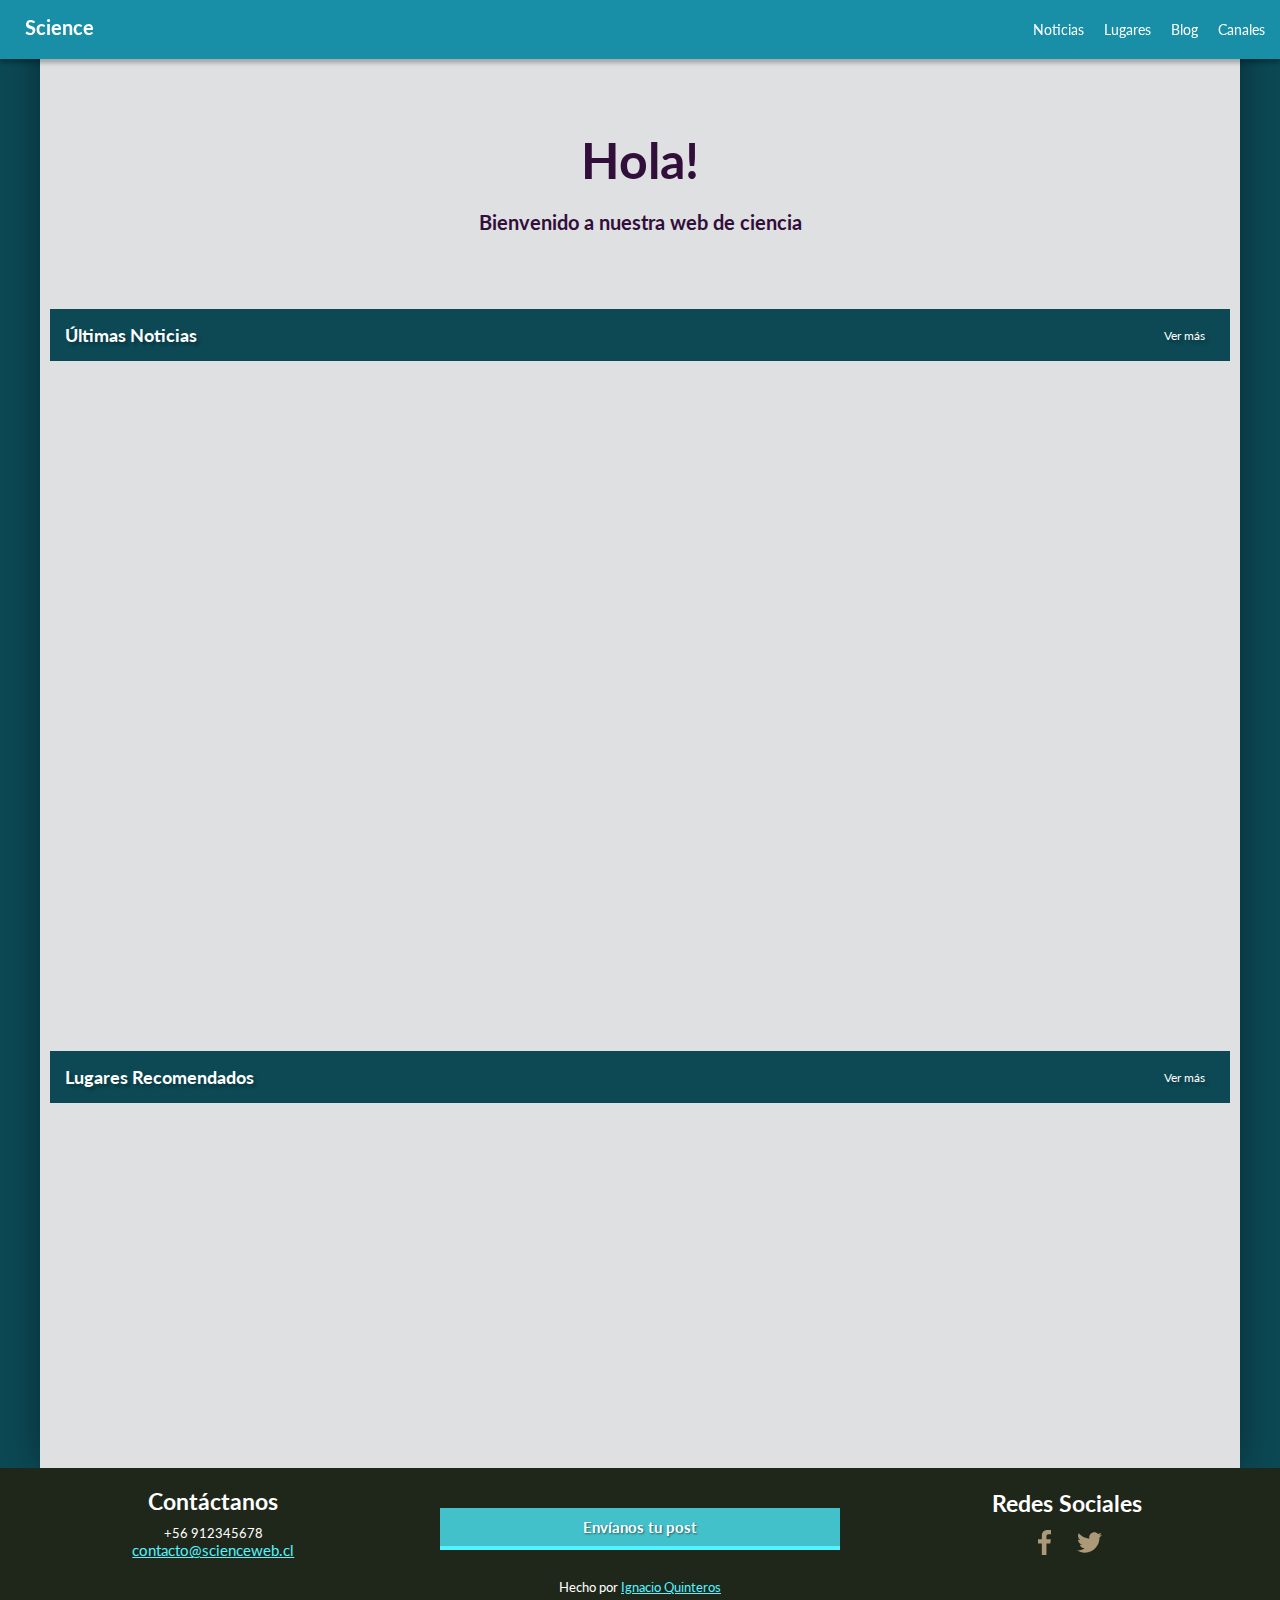
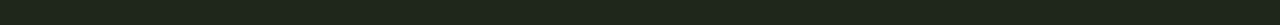
<file: projects/ciencia/index.html>
<!DOCTYPE html>
<html lang="en">
<head>
    <meta charset="UTF-8">
    <meta name="viewport" content="width=device-width, initial-scale=1.0">
    <title>Science</title>

    <link href="https://fonts.googleapis.com/css2?family=Lato:wght@300;400;700;900&display=swap" rel="stylesheet">
    <link rel="stylesheet" href="css/style.css">
    <link rel="stylesheet" href="css/mobile.css" media="screen and (min-width: 373px)">
    <link rel="stylesheet" href="css/tablet.css" media="screen and (min-width: 840px)">
    <link rel="stylesheet" href="css/desktop.css" media="screen and (min-width: 1100px)">
</head>
<body>
    
    <header class="header">
        <a href="index.html" class="header__logo">Science</a>

        <nav class="header__nav">
            <ul>
                <li><a href="news.html">Noticias</a></li>
                <li><a href="places.html">Lugares</a></li>
                <li><a href="blog.html">Blog</a></li>
                <li><a href="channels.html">Canales</a></li>
            </ul>
        </nav>
    </header>

    <div class="container">

        <main class="main">

            <section class="welcome">
                <h1>Hola!</h1>
                <h2>Bienvenido a nuestra web de ciencia</h2>
            </section>

            <div class="subheader">
                <h2>Últimas Noticias</h2>
                <a href="news.html">Ver más</a>
            </div>
            <section id="last-news" class="section">    
                <a href="#" class="article">
                    <article>
                        <img class="article__img" src="images/science1.jpg" alt="">
                        <div class="article__content">
                            <span>18/18/2020</span>
                            <h2>Nueva galaxia en nuestro universo</h2>
                        </div>
                    </article>
                </a>

                <a href="#" class="article">
                    <article>
                        <img class="article__img" src="images/science2.jpg" alt="">
                        <div class="article__content">
                            <span>18/18/2020</span>
                            <h2>Nueva galaxia en nuestro universo</h2>
                        </div>
                    </article>
                </a>
                <a href="#" class="article">
                    <article>
                        <img class="article__img" src="images/science3.jpg" alt="">
                        <div class="article__content">
                            <span>18/18/2020</span>
                            <h2>Nueva galaxia en nuestro universo</h2>
                        </div>
                    </article>
                </a>
                <a href="#" class="article">
                    <article>
                        <img class="article__img" src="images/science3.jpg" alt="">
                        <div class="article__content">
                            <span>18/18/2020</span>
                            <h2>Nueva galaxia en nuestro universo</h2>
                        </div>
                    </article>
                </a>
            </section>

            <div class="subheader">
                <h2>Lugares Recomendados</h2>
                <a href="places.html">Ver más</a>
            </div>
            <section id="places" class="section">    
                <a href="#" class="article">
                    <article>
                        <img class="article__img" src="images/science4.jpg" alt="">
                        <div class="article__content">
                            <span>18/18/2020</span>
                            <h2>Nueva galaxia en nuestro universo</h2>
                        </div>
                    </article>
                </a>

                <a href="#" class="article">
                    <article>
                        <img class="article__img" src="images/science1.jpg" alt="">
                        <div class="article__content">
                            <span>18/18/2020</span>
                            <h2>Nueva galaxia en nuestro universo</h2>
                        </div>
                    </article>
                </a>
            </section>

        </main>
    </div>

    <footer class="footer">
        <div class="footer__content footer--contact">
            <h2>Contáctanos</h2>
            <span>+56 912345678</span>
            <a href="#">contacto@scienceweb.cl</a>
        </div>

        <a href="#" class="footer--post">Envíanos tu post</a>

        <div class="footer__content footer--rrss">
            <h2>Redes Sociales</h2>
            <a href="#"><img class="rrss__icon" src="images/facebook.svg" alt=""></a>
            <a href="#"><img class="rrss__icon" src="images/twitter.svg" alt=""></a>
        </div>

        <span class="footer--by">Hecho por <a href="#">Ignacio Quinteros</a></span>
    </footer>

</body>
</html>
</file>
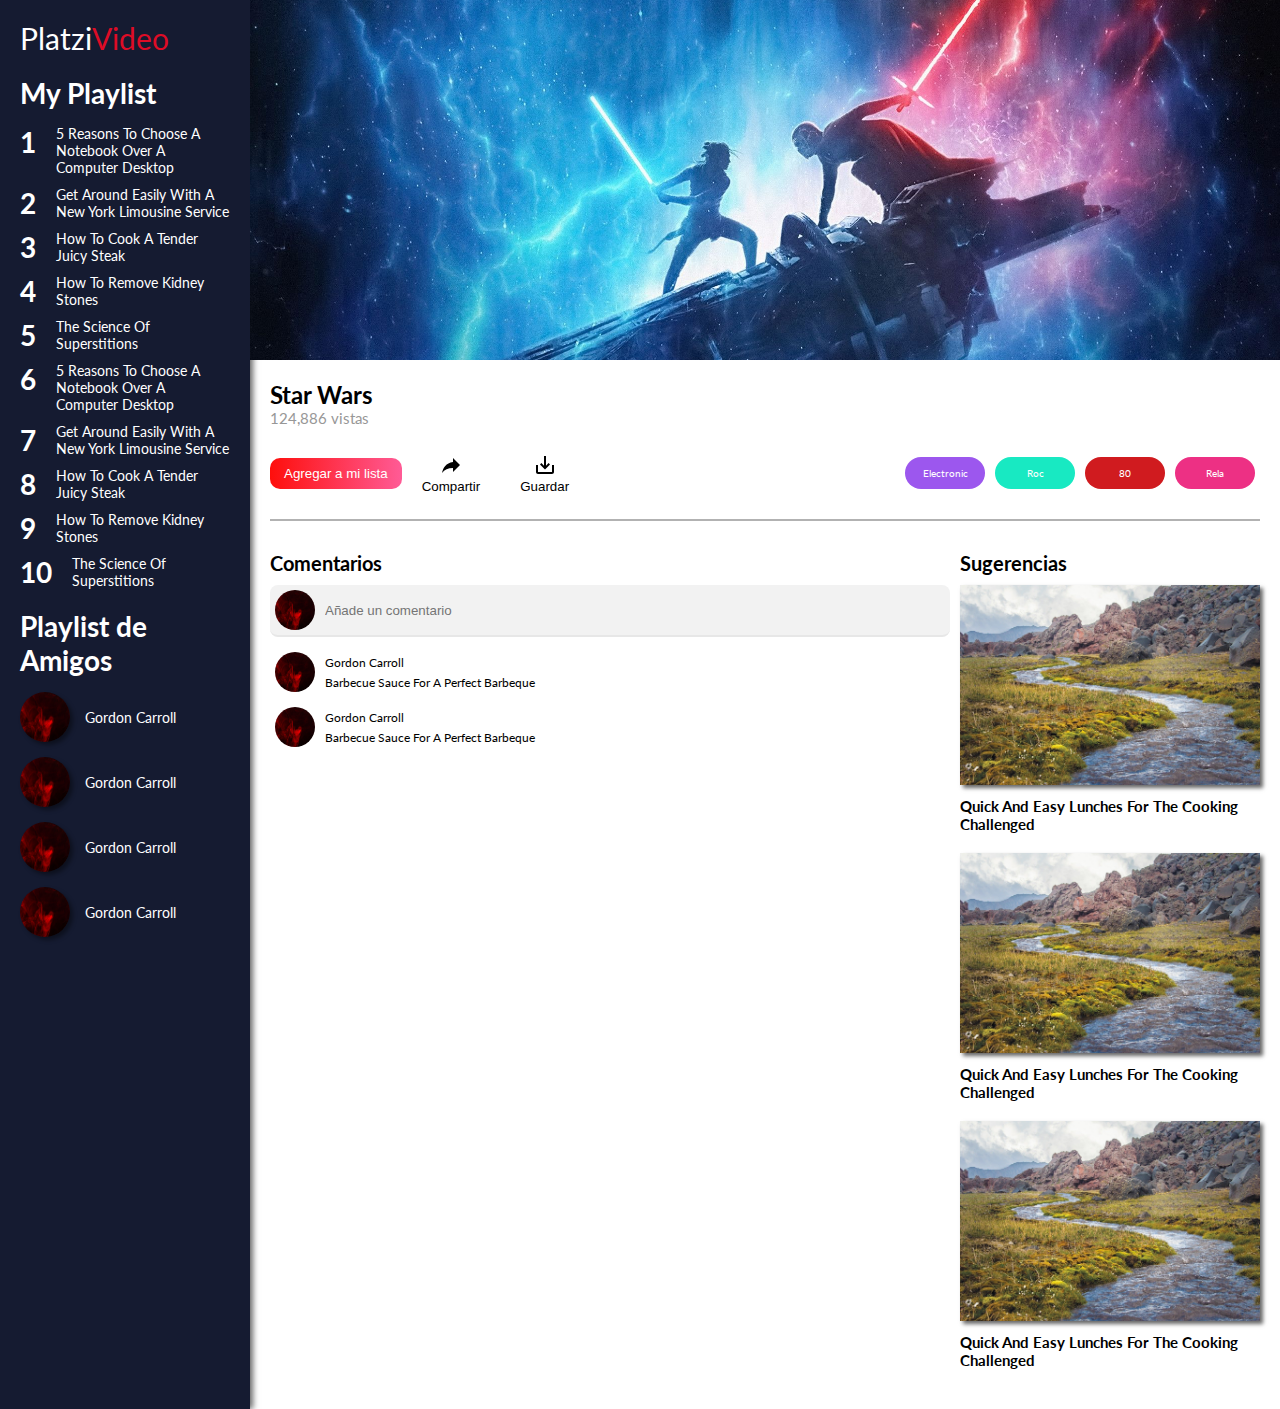
<file: projects/platzivideo/index.html>
<!DOCTYPE html>
<html lang="en">
<head>
    <!-- Ignacio Quinteros Fuentes -->
    <meta charset="UTF-8">
    <meta name="viewport" content="width=device-width, initial-scale=1.0">
    <title>Platzi Video</title>

    <link href="https://fonts.googleapis.com/css2?family=Lato:wght@300;400;700&display=swap" rel="stylesheet">
    <link rel="stylesheet" href="css/style.css">
    <link rel="stylesheet" href="css/tablet.css" media="screen and (max-width: 800px)">
    <link rel="stylesheet" href="css/mobile.css" media="screen and (max-width: 370px)">
</head>
<body>
    
    <div class="container">

        <aside class="aside">
            <div class="logo">
                Platzi<span class="logo--red">Video</span>
            </div>

            <section class="playlist">
                <h1>My Playlist</h1>

                <a class="playlist__item" href="#">
                    <h1>1</h1>
                    <span>5 Reasons To Choose A Notebook Over A Computer Desktop</span>
                </a>
                <a class="playlist__item" href="#">
                    <h1>2</h1>
                    <span>Get Around Easily With A New York Limousine Service</span>
                </a>
                <a class="playlist__item" href="#">
                    <h1>3</h1>
                    <span>How To Cook A Tender Juicy Steak</span>
                </a>
                <a class="playlist__item" href="#">
                    <h1>4</h1>
                    <span>How To Remove Kidney Stones</span>
                </a>
                <a class="playlist__item" href="#">
                    <h1>5</h1>
                    <span>The Science Of Superstitions</span>
                </a>
                <a class="playlist__item" href="#">
                    <h1>6</h1>
                    <span>5 Reasons To Choose A Notebook Over A Computer Desktop</span>
                </a>
                <a class="playlist__item" href="#">
                    <h1>7</h1>
                    <span>Get Around Easily With A New York Limousine Service</span>
                </a>
                <a class="playlist__item" href="#">
                    <h1>8</h1>
                    <span>How To Cook A Tender Juicy Steak</span>
                </a>
                <a class="playlist__item" href="#">
                    <h1>9</h1>
                    <span>How To Remove Kidney Stones</span>
                </a>
                <a class="playlist__item" href="#">
                    <h1>10</h1>
                    <span>The Science Of Superstitions</span>
                </a>
            </section>

            <section class="friend-playlist">
                <h1>Playlist de Amigos</h1>
                <a class="friend-playlist__item" href="#">
                    <img src="images/friend.jpg" alt="">
                    <span>Gordon Carroll</span>
                </a>
                <a class="friend-playlist__item" href="#">
                    <img src="images/friend.jpg" alt="">
                    <span>Gordon Carroll</span>
                </a>
                <a class="friend-playlist__item" href="#">
                    <img src="images/friend.jpg" alt="">
                    <span>Gordon Carroll</span>
                </a>
                <a class="friend-playlist__item" href="#">
                    <img src="images/friend.jpg" alt="">
                    <span>Gordon Carroll</span>
                </a>
            </section>
        </aside>

        <main class="main">
            <section class="cover">
                <img src="images/starwars.jpg" alt="">
                <div class="cover__overlay">
                    <a class="cover__overlay--item back" href="#"></a>
                    <a class="cover__overlay--item play" href="#"></a>
                </div>
            </section>
            <section class="content">
                <div class="content__title">
                    <h1>Star Wars</h1>
                    <h2>124,886 vistas</h2>
                </div>
                <div class="content__buttons">
                    <button class="add-to-playlist">Agregar a mi lista</button>
                    <button class="share"><img src="images/share.svg" alt="">Compartir</button>
                    <button class="save"><img src="images/save.svg" alt="">Guardar</button>

                    <div class="expanded"></div>

                    <div class="tag purple">Electronic</div>
                    <div class="tag green">Roc</div>
                    <div class="tag red">80</div>
                    <div class="tag pink">Rela</div>
                </div>

                <div class="content__comments">
                    <h1>Comentarios</h1>

                    <div class="write-comment">
                        <img src="images/friend.jpg" alt="">
                        <input type="text" placeholder="Añade un comentario">
                    </div>

                    <div class="comment">
                        <img src="images/friend.jpg" alt="">
                        <span class="comment__title">Gordon Carroll</span>
                        <span class="comment__description">Barbecue Sauce For A Perfect Barbeque</span>
                    </div>
                    <div class="comment">
                        <img src="images/friend.jpg" alt="">
                        <span class="comment__title">Gordon Carroll</span>
                        <span class="comment__description">Barbecue Sauce For A Perfect Barbeque</span>
                    </div>
                </div>
                <div class="content__suggestions">
                    <h1>Sugerencias</h1>
                    <a class="suggest__article" href="#">
                        <img src="images/nature.jpg" alt="" class="suggest__article--img">
                        <h2>Quick And Easy Lunches For The Cooking Challenged</h2>
                    </a>
                    <a class="suggest__article" href="#">
                        <img src="images/nature.jpg" alt="" class="suggest__article--img">
                        <h2>Quick And Easy Lunches For The Cooking Challenged</h2>
                    </a>
                    <a class="suggest__article" href="#">
                        <img src="images/nature.jpg" alt="" class="suggest__article--img">
                        <h2>Quick And Easy Lunches For The Cooking Challenged</h2>
                    </a>
                </div>
            </section>
        </main>

    </div>

</body>
</html>
</file>
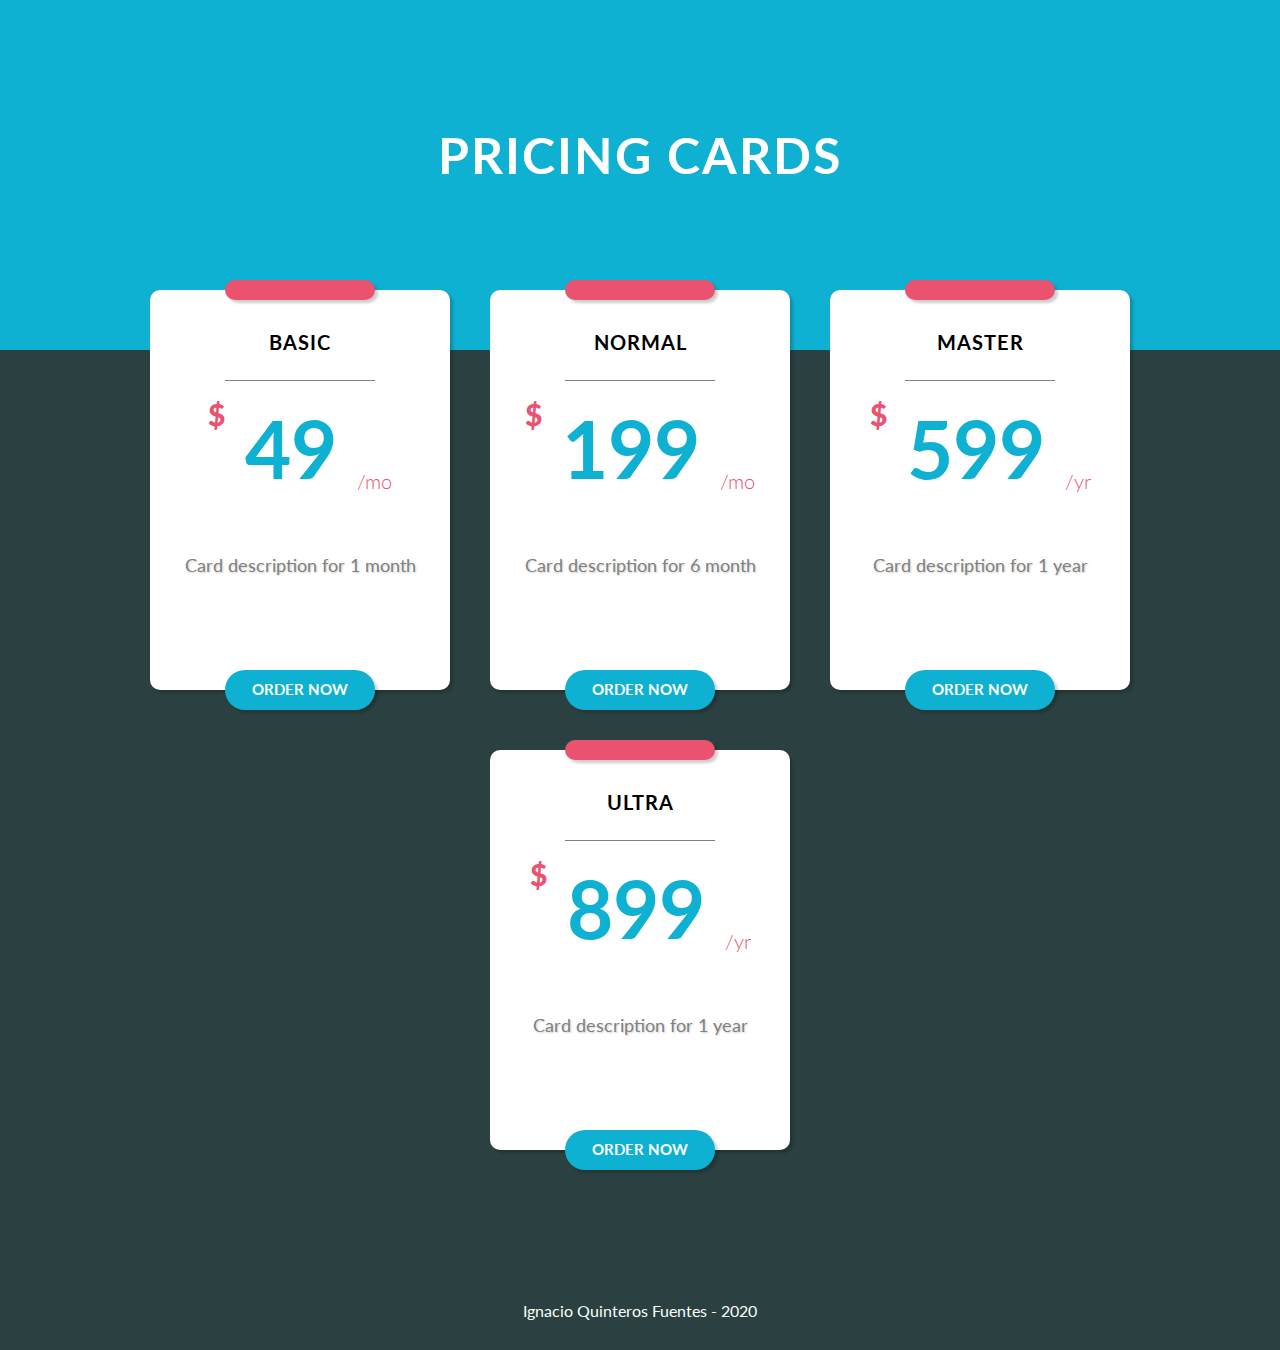
<file: projects/PricingCard/index.html>
<!DOCTYPE html>
<html lang="en">
<head>
    <meta charset="UTF-8">
    <meta name="viewport" content="width=device-width, initial-scale=1.0">
    <title>Pricing</title>

    <link rel="stylesheet" href="css/style.css">
    <link href="https://fonts.googleapis.com/css2?family=Lato:wght@300;400;700;900&display=swap" rel="stylesheet">
</head>
<body>
    
    <div class="content">
        <main class="main">

            <div class="title">
                <h1>PRICING CARDS</h1>
            </div>

            <div class="cards-container">
                <a href="#card1" class="card--a">
                    <div id="card1" class="card">
                        <div class="card__title--line"></div>
                        <h2 class="card__title">BASIC</h2>
                        <hr class="card__line">
                        <div class="card__price">
                            <span class="card__price--first">$</span><h1>49</h1><span class="card__price--last">/mo</span>
                        </div>
                        <p class="card__description">Card description for 1 month</p>
                        <div class="card__space"></div>
                        <div class="card__button"><h2></h2></div>
                    </div>
                </a>

                <a href="#card2" class="card--a">
                    <div id="card2" class="card">
                        <div class="card__title--line"></div>
                        <h2 class="card__title">NORMAL</h2>
                        <hr class="card__line">
                        <div class="card__price">
                            <span class="card__price--first">$</span><h1>199</h1><span class="card__price--last">/mo</span>
                        </div>
                        <p class="card__description">Card description for 6 month</p>
                        <div class="card__space"></div>
                        <div class="card__button"><h2></h2></div>
                    </div>
                </a>

                <a href="#card3" class="card--a">
                    <div id="card3" class="card">
                        <div class="card__title--line"></div>
                        <h2 class="card__title">MASTER</h2>
                        <hr class="card__line">
                        <div class="card__price">
                            <span class="card__price--first">$</span><h1>599</h1><span class="card__price--last">/yr</span>
                        </div>
                        <p class="card__description">Card description for 1 year</p>
                        <div class="card__space"></div>
                        <div class="card__button"><h2></h2></div>
                    </div>
                </a>

                <a href="#card4" class="card--a">
                    <div id="card4" class="card">
                        <div class="card__title--line"></div>
                        <h2 class="card__title">ULTRA</h2>
                        <hr class="card__line">
                        <div class="card__price">
                            <span class="card__price--first">$</span><h1>899</h1><span class="card__price--last">/yr</span>
                        </div>
                        <p class="card__description">Card description for 1 year</p>
                        <div class="card__space"></div>
                        <div class="card__button"><h2></h2></div>
                    </div>
                </a>

            </div>
        </main>

        <div class="space"></div>

        <footer class="footer">
            <span>Ignacio Quinteros Fuentes - 2020</span>
        </footer>
    </div>

</body>
</html>
</file>
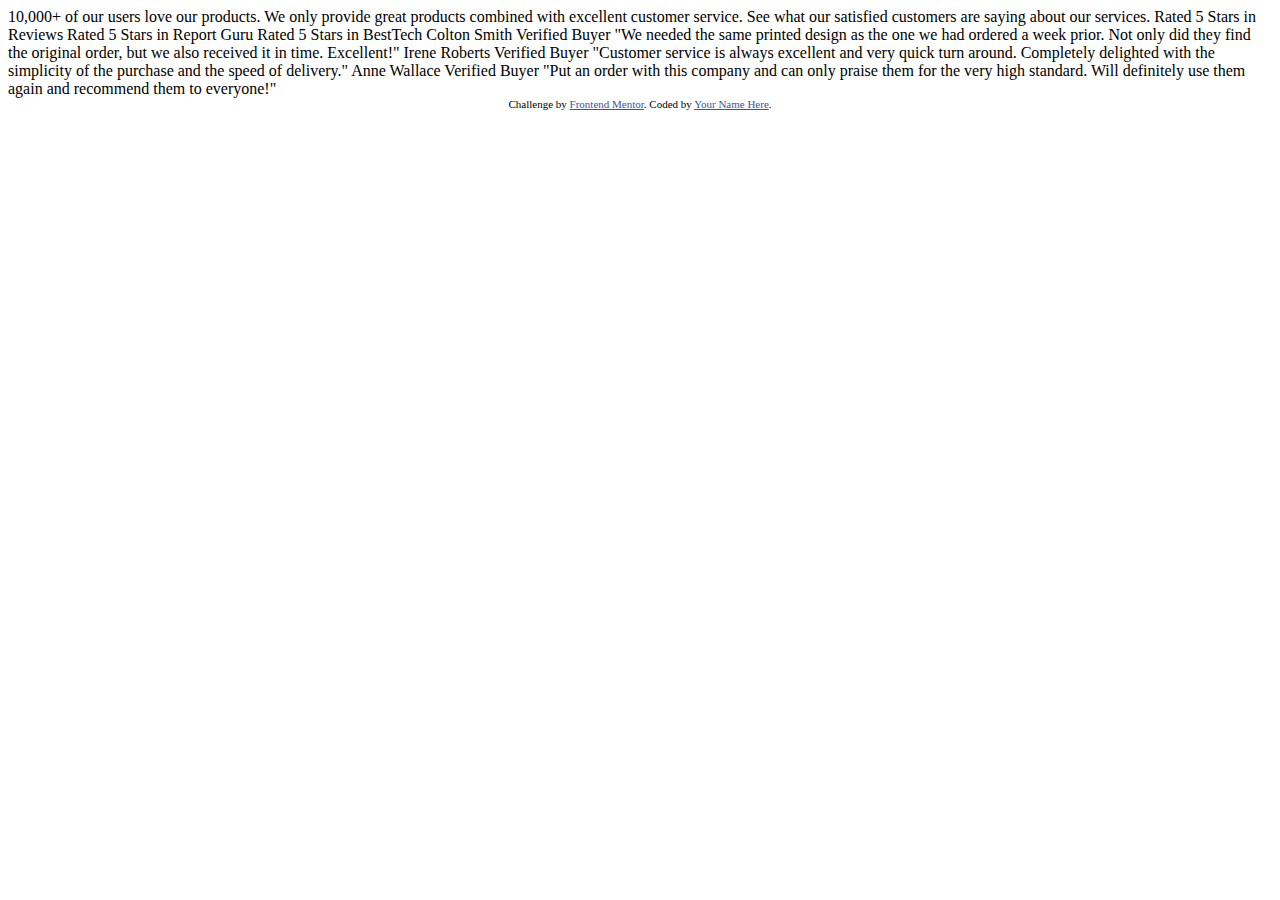
<file: projects/Social/index.html>
<!DOCTYPE html>
<html lang="en">
  <head>
    <meta charset="UTF-8" />
    <meta name="viewport" content="width=device-width, initial-scale=1.0" />
    <!-- displays site properly based on user's device -->

    <link
      rel="icon"
      type="image/png"
      sizes="32x32"
      href="./images/favicon-32x32.png"
    />

    <title>Frontend Mentor | Social proof section</title>

    <!-- Feel free to remove these styles or customise in your own stylesheet 👍 -->
    <style>
      .attribution {
        font-size: 11px;
        text-align: center;
      }
      .attribution a {
        color: hsl(228, 45%, 44%);
      }
    </style>
  </head>
  <body>
    10,000+ of our users love our products.

    We only provide great products combined with excellent customer service.
    See what our satisfied customers are saying about our services.
    
    Rated 5 Stars in Reviews
    Rated 5 Stars in Report Guru
    Rated 5 Stars in BestTech
    
    Colton Smith 
    Verified Buyer
    "We needed the same printed design as the one we had ordered a week prior.
    Not only did they find the original order, but we also received it in time.
    Excellent!"
    
    Irene Roberts 
    Verified Buyer
    "Customer service is always excellent and very quick turn around. Completely
    delighted with the simplicity of the purchase and the speed of delivery."
    
    Anne Wallace 
    Verified Buyer
    "Put an order with this company and can only praise them for the very high
    standard. Will definitely use them again and recommend them to everyone!"

    <div class="attribution">
      Challenge by
      <a href="https://www.frontendmentor.io?ref=challenge" target="_blank"
        >Frontend Mentor</a
      >. Coded by <a href="#">Your Name Here</a>.
    </div>
  </body>
</html>
</file>
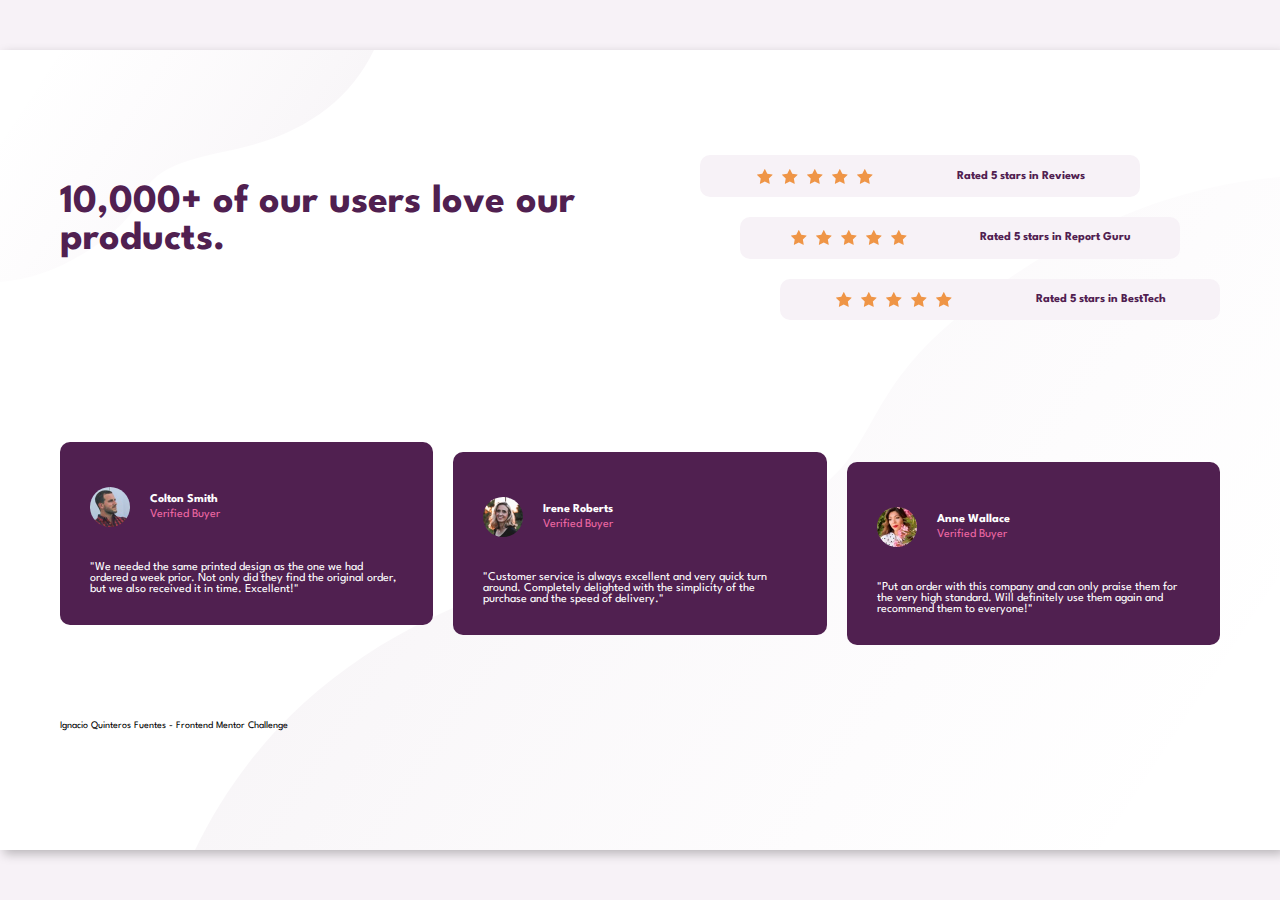
<file: projects/Social/site/index.html>
<!DOCTYPE html>
<html lang="en">
<head>

    <!--
        Ignacio Quinteros Fuentes
        Frontend Mentor Challenge
     -->

    <meta charset="UTF-8">
    <meta name="viewport" content="width=device-width, initial-scale=1.0">
    <title>Social Proof</title>

    <link rel="shortcut icon" href="../images/favicon-32x32.png" sizes="32x32" type="image/png">

    <link rel="stylesheet" href="https://cdnjs.cloudflare.com/ajax/libs/animate.css/4.1.1/animate.min.css"/>
    <link href="https://fonts.googleapis.com/css2?family=Spartan:wght@400;500;700&display=swap" rel="stylesheet">
    <link rel="stylesheet" href="css/style.css">
    <link rel="stylesheet" href="css/desktop.css" media="screen and (min-width: 1000px)">
</head>
<body>
    <div class="container">
        <main class="main">

            <img class="bg__pattern--top" src="../images/bg-pattern-top-mobile.svg" alt="">
            <img class="bg__pattern--bottom" src="../images/bg-pattern-bottom-desktop.svg" alt="">
    
            <section class="cover">
                <h1>10,000+ of our users love our products.</h1>
    
                <p>We only provide great products combined with excellent customer service.
                    See what our satisfied customers are saying about our services.</p>
            </section>
    
            <section class="section__grid rating">
                <div class="card card--rating card-1">
                    <div class="container--stars">
                        <div class="star"></div>
                        <div class="star"></div>
                        <div class="star"></div>
                        <div class="star"></div>
                        <div class="star"></div>
                    </div>
                    <h4>Rated 5 stars in Reviews</h4>
                </div>
                <div class="card card--rating card-2">
                    <div class="container--stars">
                        <div class="star"></div>
                        <div class="star"></div>
                        <div class="star"></div>
                        <div class="star"></div>
                        <div class="star"></div>
                    </div>
                    <h4>Rated 5 stars in Report Guru</h4>
                </div>
                <div class="card card--rating card-3">
                    <div class="container--stars">
                        <div class="star"></div>
                        <div class="star"></div>
                        <div class="star"></div>
                        <div class="star"></div>
                        <div class="star"></div>
                    </div>
                    <h4>Rated 5 stars in BestTech</h4>
                </div>
            </section>
    
            <section class="section__grid comments">
                <div class="card card--comment card-1">
                    <div class="card__profile">
                        <img src="../images/image-colton.jpg" alt="">
                        <h4>Colton Smith</h4>
                        <span>Verified Buyer</span>
                    </div>
                    <span>"We needed the same printed design as the one we had ordered a week prior.
                        Not only did they find the original order, but we also received it in time.
                        Excellent!"</span>
                </div>
                <div class="card card--comment card-2">
                    <div class="card__profile">
                        <img src="../images/image-irene.jpg" alt="">
                        <h4>Irene Roberts</h4>
                        <span>Verified Buyer</span>
                    </div>
                    <span>"Customer service is always excellent and very quick turn around. Completely
                        delighted with the simplicity of the purchase and the speed of delivery."</span>
                </div>
                <div class="card card--comment card-3">
                    <div class="card__profile">
                        <img src="../images/image-anne.jpg" alt="">
                        <h4>Anne Wallace </h4>
                        <span>Verified Buyer</span>
                    </div>
                    <span>"Put an order with this company and can only praise them for the very high
                        standard. Will definitely use them again and recommend them to everyone!"</span>
                </div>
            </section>

            <span class="author">Ignacio Quinteros Fuentes - Frontend Mentor Challenge</span>
            
        </main>
    </div>
</body>
</html>
</file>
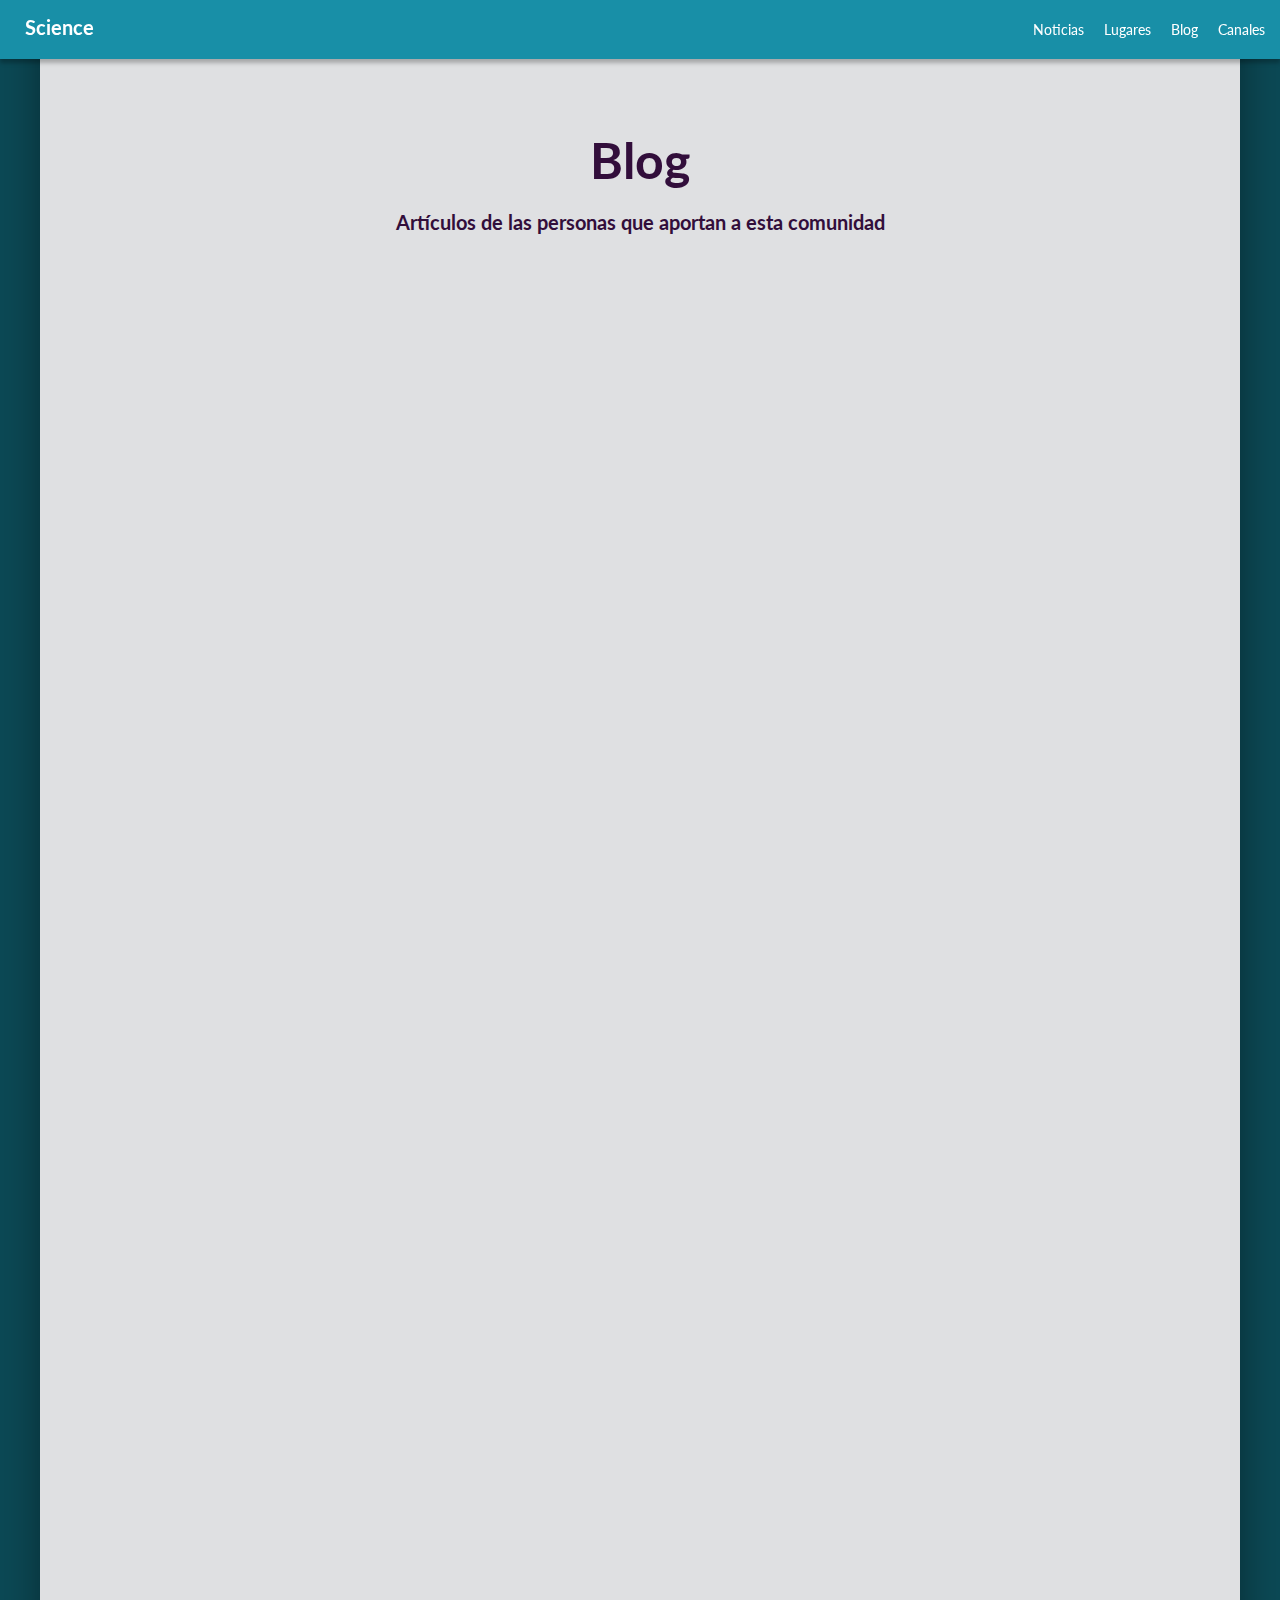
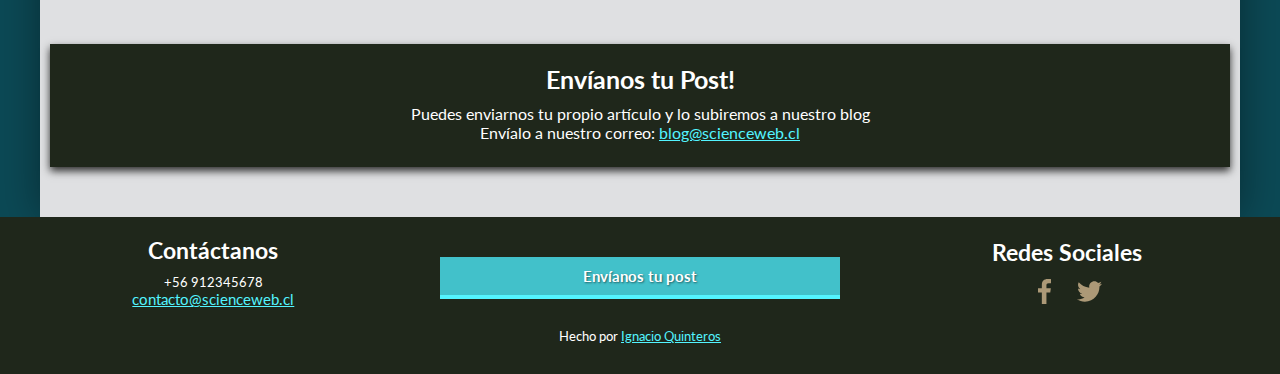
<file: projects/ciencia/blog.html>
<!DOCTYPE html>
<html lang="en">
<head>
    <meta charset="UTF-8">
    <meta name="viewport" content="width=device-width, initial-scale=1.0">
    <title>Science</title>

    <link href="https://fonts.googleapis.com/css2?family=Lato:wght@300;400;700;900&display=swap" rel="stylesheet">
    <link rel="stylesheet" href="css/style.css">
    <link rel="stylesheet" href="css/mobile.css" media="screen and (min-width: 373px)">
    <link rel="stylesheet" href="css/tablet.css" media="screen and (min-width: 840px)">
    <link rel="stylesheet" href="css/desktop.css" media="screen and (min-width: 1100px)">
    <link rel="stylesheet" href="css/blog.css">
</head>
<body>
    
    <header class="header">
        <a href="index.html" class="header__logo">Science</a>

        <nav class="header__nav">
            <ul>
                <li><a href="news.html">Noticias</a></li>
                <li><a href="places.html">Lugares</a></li>
                <li><a href="blog.html">Blog</a></li>
                <li><a href="channels.html">Canales</a></li>
            </ul>
        </nav>
    </header>

    <div class="container">
        <main class="main">

            <section class="welcome">
                <h1>Blog</h1>
                <h2>Artículos de las personas que aportan a esta comunidad</h2>
            </section>

            <section id="last-news" class="section">    
                <a href="blog/view.html" class="article">
                    <article>
                        <img class="article__img" src="images/science1.jpg" alt="">
                        <div class="article__content">
                            <span>18/18/2020</span>
                            <h2>Nueva galaxia en nuestro universo</h2>
                        </div>
                    </article>
                </a>

                <a href="blog/view.html" class="article">
                    <article>
                        <img class="article__img" src="images/science2.jpg" alt="">
                        <div class="article__content">
                            <span>18/18/2020</span>
                            <h2>Nueva galaxia en nuestro universo</h2>
                        </div>
                    </article>
                </a>
                <a href="blog/view.html" class="article">
                    <article>
                        <img class="article__img" src="images/science3.jpg" alt="">
                        <div class="article__content">
                            <span>18/18/2020</span>
                            <h2>Nueva galaxia en nuestro universo</h2>
                        </div>
                    </article>
                </a>
                <a href="blog/view.html" class="article">
                    <article>
                        <img class="article__img" src="images/science4.jpg" alt="">
                        <div class="article__content">
                            <span>18/18/2020</span>
                            <h2>Nueva galaxia en nuestro universo</h2>
                        </div>
                    </article>
                </a>
                <a href="blog/view.html" class="article">
                    <article>
                        <img class="article__img" src="images/science1.jpg" alt="">
                        <div class="article__content">
                            <span>18/18/2020</span>
                            <h2>Nueva galaxia en nuestro universo</h2>
                        </div>
                    </article>
                </a>
                <a href="blog/view.html" class="article">
                    <article>
                        <img class="article__img" src="images/science2.jpg" alt="">
                        <div class="article__content">
                            <span>18/18/2020</span>
                            <h2>Nueva galaxia en nuestro universo</h2>
                        </div>
                    </article>
                </a>
                <a href="blog/view.html" class="article">
                    <article>
                        <img class="article__img" src="images/science3.jpg" alt="">
                        <div class="article__content">
                            <span>18/18/2020</span>
                            <h2>Nueva galaxia en nuestro universo</h2>
                        </div>
                    </article>
                </a>
                <a href="blog/view.html" class="article">
                    <article>
                        <img class="article__img" src="images/science4.jpg" alt="">
                        <div class="article__content">
                            <span>18/18/2020</span>
                            <h2>Nueva galaxia en nuestro universo</h2>
                        </div>
                    </article>
                </a>
            </section>

            <div class="add__post">
                <h2>Envíanos tu Post!</h2>

                <p>Puedes enviarnos tu propio artículo y lo subiremos a nuestro blog</p>
                <p>Envíalo a nuestro correo: <a href="#">blog@scienceweb.cl</a></p>
            </div>
        </main>
    </div>

    <footer class="footer">
        <div class="footer__content footer--contact">
            <h2>Contáctanos</h2>
            <span>+56 912345678</span>
            <a href="#">contacto@scienceweb.cl</a>
        </div>

        <a href="#" class="footer--post">Envíanos tu post</a>

        <div class="footer__content footer--rrss">
            <h2>Redes Sociales</h2>
            <a href="#"><img class="rrss__icon" src="images/facebook.svg" alt=""></a>
            <a href="#"><img class="rrss__icon" src="images/twitter.svg" alt=""></a>
        </div>

        <span class="footer--by">Hecho por <a href="#">Ignacio Quinteros</a></span>
    </footer>

</body>
</html>
</file>
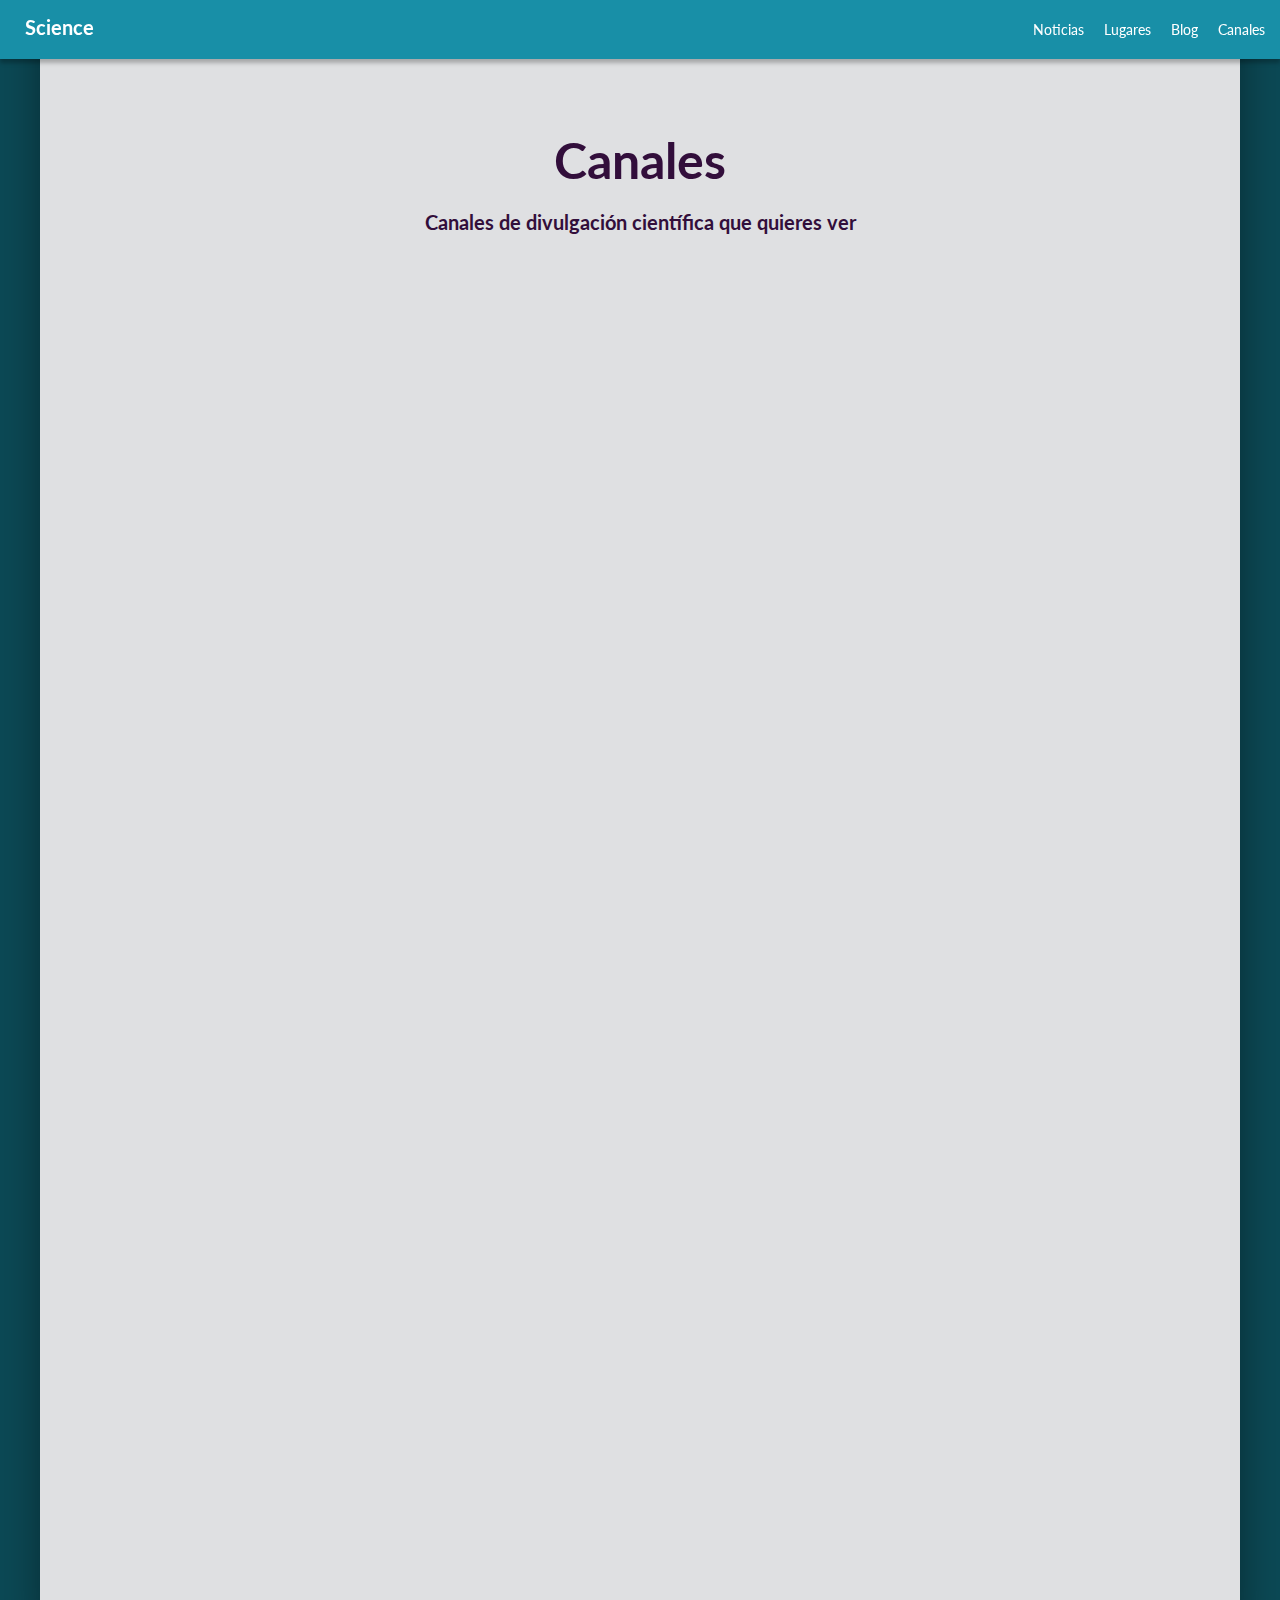
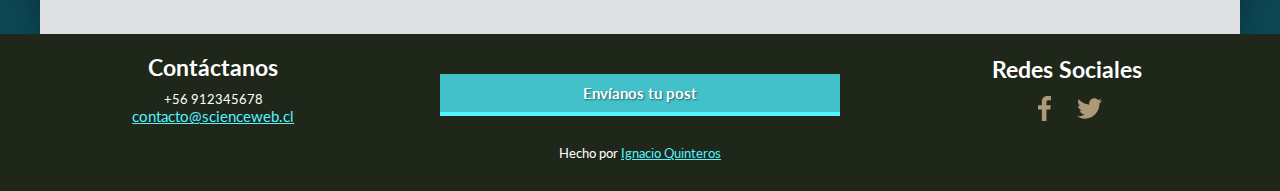
<file: projects/ciencia/channels.html>
<!DOCTYPE html>
<html lang="en">
<head>
    <meta charset="UTF-8">
    <meta name="viewport" content="width=device-width, initial-scale=1.0">
    <title>Science</title>

    <link href="https://fonts.googleapis.com/css2?family=Lato:wght@300;400;700;900&display=swap" rel="stylesheet">
    <link rel="stylesheet" href="css/style.css">
    <link rel="stylesheet" href="css/mobile.css" media="screen and (min-width: 373px)">
    <link rel="stylesheet" href="css/tablet.css" media="screen and (min-width: 840px)">
    <link rel="stylesheet" href="css/desktop.css" media="screen and (min-width: 1100px)">
</head>
<body>
    
    <header class="header">
        <a href="index.html" class="header__logo">Science</a>

        <nav class="header__nav">
            <ul>
                <li><a href="news.html">Noticias</a></li>
                <li><a href="places.html">Lugares</a></li>
                <li><a href="blog.html">Blog</a></li>
                <li><a href="channels.html">Canales</a></li>
            </ul>
        </nav>
    </header>

    <div class="container">
        <main class="main">

            <section class="welcome">
                <h1>Canales</h1>
                <h2>Canales de divulgación científica que quieres ver</h2>
            </section>

            <section id="last-news" class="section">    
                <a href="#" class="article">
                    <article>
                        <img class="article__img" src="images/science1.jpg" alt="">
                        <div class="article__content">
                            <span>18/18/2020</span>
                            <h2>Nueva galaxia en nuestro universo</h2>
                        </div>
                    </article>
                </a>

                <a href="#" class="article">
                    <article>
                        <img class="article__img" src="images/science2.jpg" alt="">
                        <div class="article__content">
                            <span>18/18/2020</span>
                            <h2>Nueva galaxia en nuestro universo</h2>
                        </div>
                    </article>
                </a>
                <a href="#" class="article">
                    <article>
                        <img class="article__img" src="images/science3.jpg" alt="">
                        <div class="article__content">
                            <span>18/18/2020</span>
                            <h2>Nueva galaxia en nuestro universo</h2>
                        </div>
                    </article>
                </a>
                <a href="#" class="article">
                    <article>
                        <img class="article__img" src="images/science4.jpg" alt="">
                        <div class="article__content">
                            <span>18/18/2020</span>
                            <h2>Nueva galaxia en nuestro universo</h2>
                        </div>
                    </article>
                </a>
                <a href="#" class="article">
                    <article>
                        <img class="article__img" src="images/science1.jpg" alt="">
                        <div class="article__content">
                            <span>18/18/2020</span>
                            <h2>Nueva galaxia en nuestro universo</h2>
                        </div>
                    </article>
                </a>
                <a href="#" class="article">
                    <article>
                        <img class="article__img" src="images/science2.jpg" alt="">
                        <div class="article__content">
                            <span>18/18/2020</span>
                            <h2>Nueva galaxia en nuestro universo</h2>
                        </div>
                    </article>
                </a>
                <a href="#" class="article">
                    <article>
                        <img class="article__img" src="images/science3.jpg" alt="">
                        <div class="article__content">
                            <span>18/18/2020</span>
                            <h2>Nueva galaxia en nuestro universo</h2>
                        </div>
                    </article>
                </a>
                <a href="#" class="article">
                    <article>
                        <img class="article__img" src="images/science4.jpg" alt="">
                        <div class="article__content">
                            <span>18/18/2020</span>
                            <h2>Nueva galaxia en nuestro universo</h2>
                        </div>
                    </article>
                </a>
            </section>
        </main>
    </div>

    <footer class="footer">
        <div class="footer__content footer--contact">
            <h2>Contáctanos</h2>
            <span>+56 912345678</span>
            <a href="#">contacto@scienceweb.cl</a>
        </div>

        <a href="#" class="footer--post">Envíanos tu post</a>

        <div class="footer__content footer--rrss">
            <h2>Redes Sociales</h2>
            <a href="#"><img class="rrss__icon" src="images/facebook.svg" alt=""></a>
            <a href="#"><img class="rrss__icon" src="images/twitter.svg" alt=""></a>
        </div>

        <span class="footer--by">Hecho por <a href="#">Ignacio Quinteros</a></span>
    </footer>

</body>
</html>
</file>
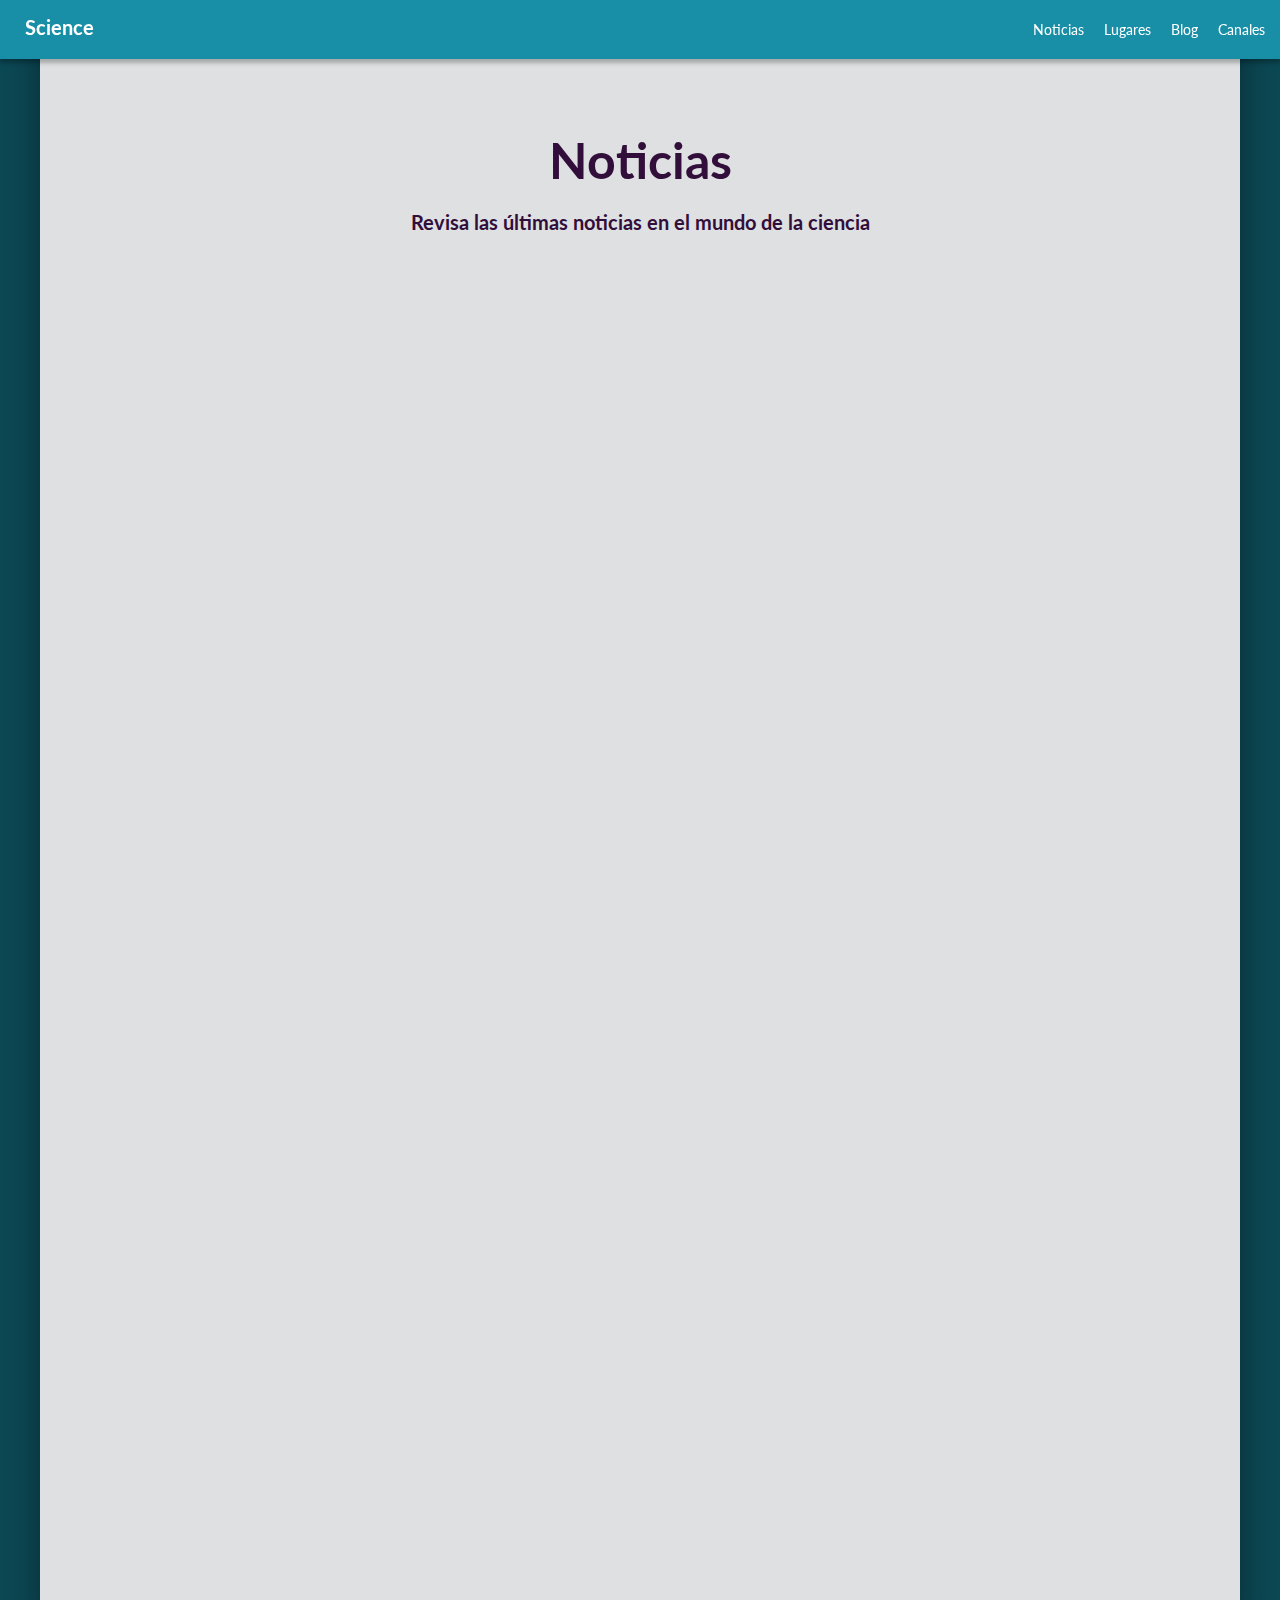
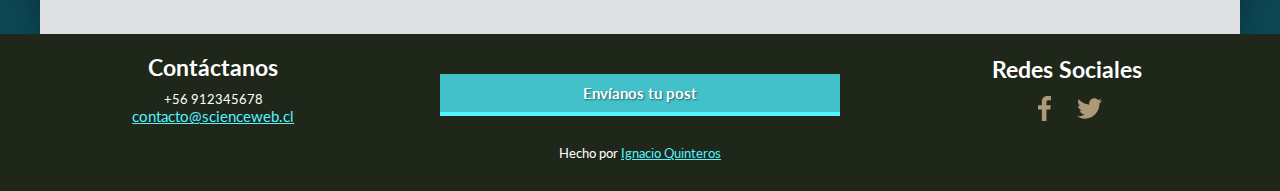
<file: projects/ciencia/news.html>
<!DOCTYPE html>
<html lang="en">
<head>
    <meta charset="UTF-8">
    <meta name="viewport" content="width=device-width, initial-scale=1.0">
    <title>Science</title>

    <link href="https://fonts.googleapis.com/css2?family=Lato:wght@300;400;700;900&display=swap" rel="stylesheet">
    <link rel="stylesheet" href="css/style.css">
    <link rel="stylesheet" href="css/mobile.css" media="screen and (min-width: 373px)">
    <link rel="stylesheet" href="css/tablet.css" media="screen and (min-width: 840px)">
    <link rel="stylesheet" href="css/desktop.css" media="screen and (min-width: 1100px)">
</head>
<body>
    
    <header class="header">
        <a href="index.html" class="header__logo">Science</a>

        <nav class="header__nav">
            <ul>
                <li><a href="news.html">Noticias</a></li>
                <li><a href="places.html">Lugares</a></li>
                <li><a href="blog.html">Blog</a></li>
                <li><a href="channels.html">Canales</a></li>
            </ul>
        </nav>
    </header>

    <div class="container">
        <main class="main">

            <section class="welcome">
                <h1>Noticias</h1>
                <h2>Revisa las últimas noticias en el mundo de la ciencia</h2>
            </section>

            <section id="last-news" class="section">    
                <a href="news/view.html" class="article">
                    <article>
                        <img class="article__img" src="images/science1.jpg" alt="">
                        <div class="article__content">
                            <span>18/18/2020</span>
                            <h2>Nueva galaxia en nuestro universo</h2>
                        </div>
                    </article>
                </a>

                <a href="news/view.html" class="article">
                    <article>
                        <img class="article__img" src="images/science2.jpg" alt="">
                        <div class="article__content">
                            <span>18/18/2020</span>
                            <h2>Nueva galaxia en nuestro universo</h2>
                        </div>
                    </article>
                </a>
                <a href="news/view.html" class="article">
                    <article>
                        <img class="article__img" src="images/science3.jpg" alt="">
                        <div class="article__content">
                            <span>18/18/2020</span>
                            <h2>Nueva galaxia en nuestro universo</h2>
                        </div>
                    </article>
                </a>
                <a href="news/view.html" class="article">
                    <article>
                        <img class="article__img" src="images/science4.jpg" alt="">
                        <div class="article__content">
                            <span>18/18/2020</span>
                            <h2>Nueva galaxia en nuestro universo</h2>
                        </div>
                    </article>
                </a>
                <a href="news/view.html" class="article">
                    <article>
                        <img class="article__img" src="images/science1.jpg" alt="">
                        <div class="article__content">
                            <span>18/18/2020</span>
                            <h2>Nueva galaxia en nuestro universo</h2>
                        </div>
                    </article>
                </a>
                <a href="news/view.html" class="article">
                    <article>
                        <img class="article__img" src="images/science2.jpg" alt="">
                        <div class="article__content">
                            <span>18/18/2020</span>
                            <h2>Nueva galaxia en nuestro universo</h2>
                        </div>
                    </article>
                </a>
                <a href="news/view.html" class="article">
                    <article>
                        <img class="article__img" src="images/science3.jpg" alt="">
                        <div class="article__content">
                            <span>18/18/2020</span>
                            <h2>Nueva galaxia en nuestro universo</h2>
                        </div>
                    </article>
                </a>
                <a href="news/view.html" class="article">
                    <article>
                        <img class="article__img" src="images/science4.jpg" alt="">
                        <div class="article__content">
                            <span>18/18/2020</span>
                            <h2>Nueva galaxia en nuestro universo</h2>
                        </div>
                    </article>
                </a>
            </section>
        </main>
    </div>

    <footer class="footer">
        <div class="footer__content footer--contact">
            <h2>Contáctanos</h2>
            <span>+56 912345678</span>
            <a href="#">contacto@scienceweb.cl</a>
        </div>

        <a href="#" class="footer--post">Envíanos tu post</a>

        <div class="footer__content footer--rrss">
            <h2>Redes Sociales</h2>
            <a href="#"><img class="rrss__icon" src="images/facebook.svg" alt=""></a>
            <a href="#"><img class="rrss__icon" src="images/twitter.svg" alt=""></a>
        </div>

        <span class="footer--by">Hecho por <a href="#">Ignacio Quinteros</a></span>
    </footer>

</body>
</html>
</file>
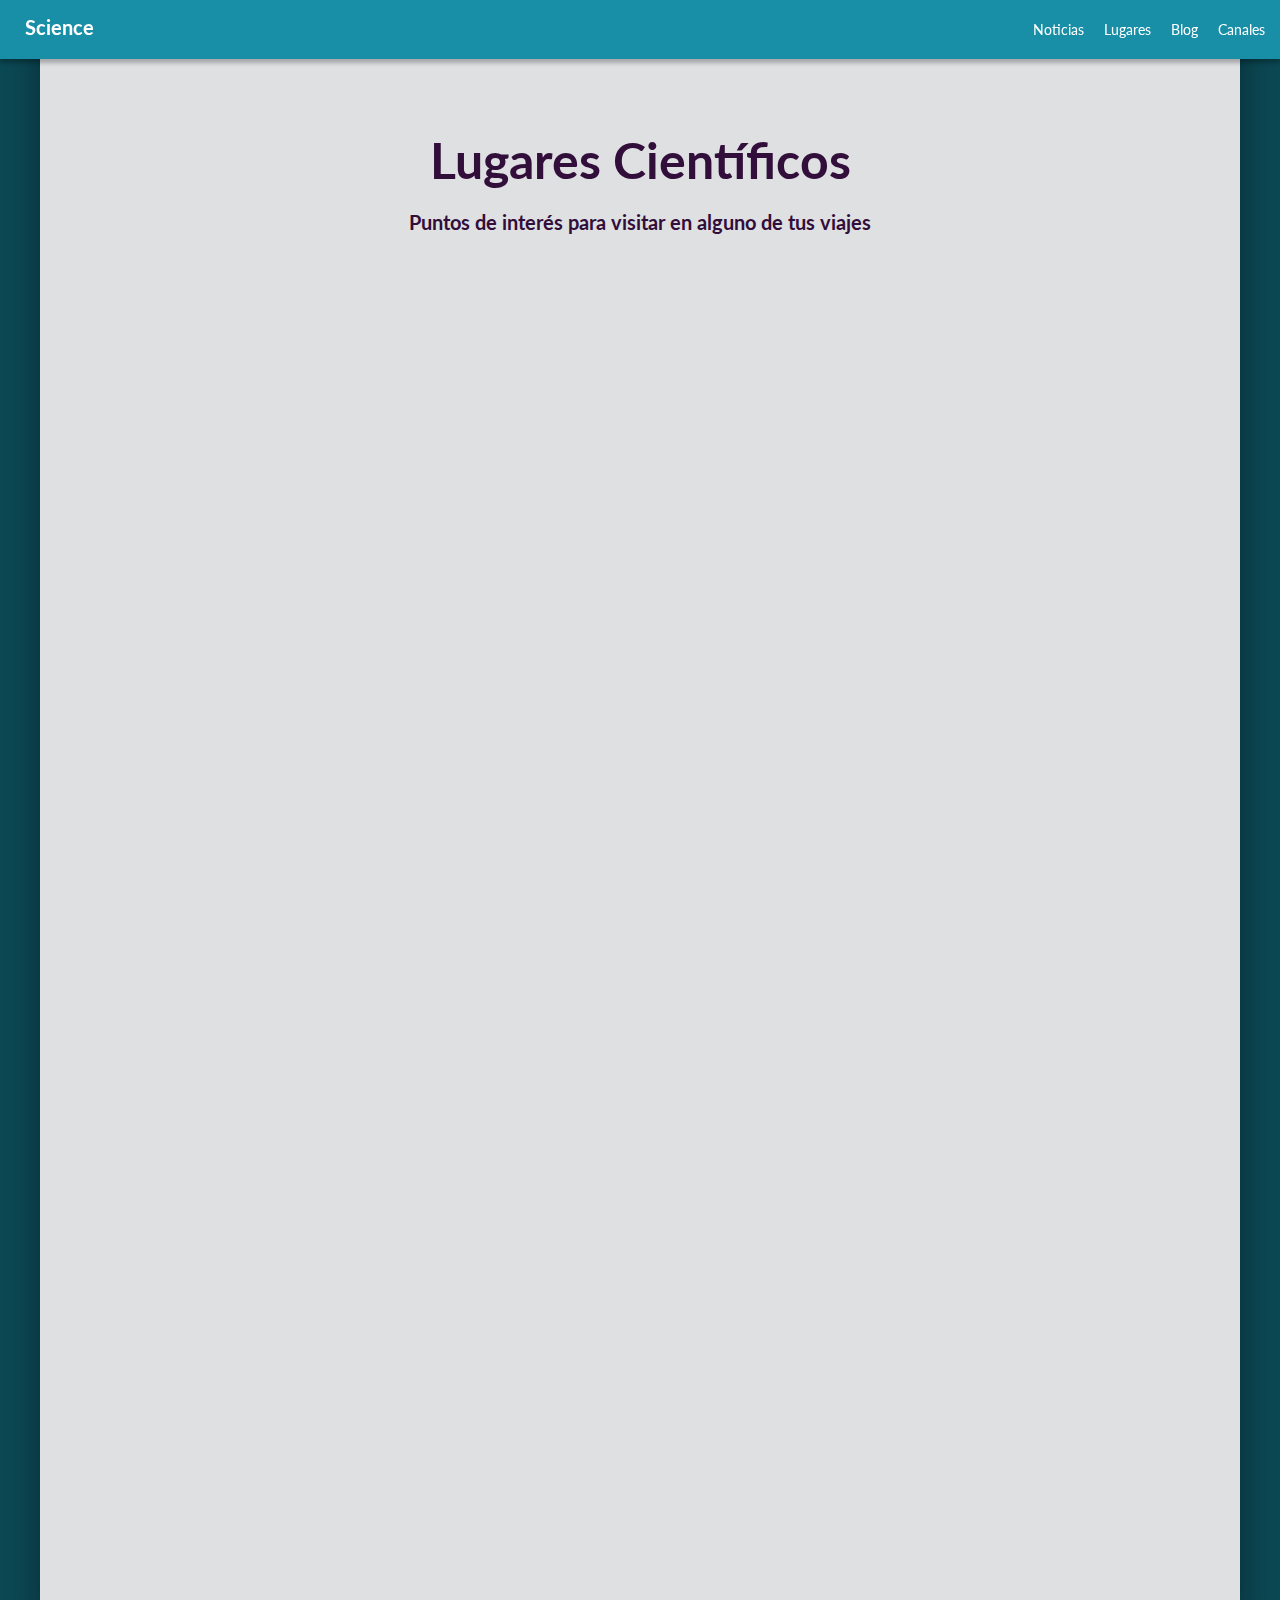
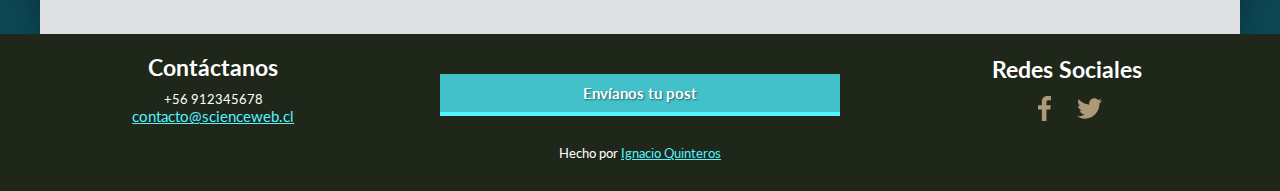
<file: projects/ciencia/places.html>
<!DOCTYPE html>
<html lang="en">
<head>
    <meta charset="UTF-8">
    <meta name="viewport" content="width=device-width, initial-scale=1.0">
    <title>Science</title>

    <link href="https://fonts.googleapis.com/css2?family=Lato:wght@300;400;700;900&display=swap" rel="stylesheet">
    <link rel="stylesheet" href="css/style.css">
    <link rel="stylesheet" href="css/mobile.css" media="screen and (min-width: 373px)">
    <link rel="stylesheet" href="css/tablet.css" media="screen and (min-width: 840px)">
    <link rel="stylesheet" href="css/desktop.css" media="screen and (min-width: 1100px)">
</head>
<body>
    
    <header class="header">
        <a href="index.html" class="header__logo">Science</a>

        <nav class="header__nav">
            <ul>
                <li><a href="news.html">Noticias</a></li>
                <li><a href="places.html">Lugares</a></li>
                <li><a href="blog.html">Blog</a></li>
                <li><a href="channels.html">Canales</a></li>
            </ul>
        </nav>
    </header>

    <div class="container">
        <main class="main">

            <section class="welcome">
                <h1>Lugares Científicos</h1>
                <h2>Puntos de interés para visitar en alguno de tus viajes</h2>
            </section>

            <section id="last-news" class="section">    
                <a href="places/view.html" class="article">
                    <article>
                        <img class="article__img" src="images/science1.jpg" alt="">
                        <div class="article__content">
                            <span>18/18/2020</span>
                            <h2>Nueva galaxia en nuestro universo</h2>
                        </div>
                    </article>
                </a>

                <a href="places/view.html" class="article">
                    <article>
                        <img class="article__img" src="images/science2.jpg" alt="">
                        <div class="article__content">
                            <span>18/18/2020</span>
                            <h2>Nueva galaxia en nuestro universo</h2>
                        </div>
                    </article>
                </a>
                <a href="places/view.html" class="article">
                    <article>
                        <img class="article__img" src="images/science3.jpg" alt="">
                        <div class="article__content">
                            <span>18/18/2020</span>
                            <h2>Nueva galaxia en nuestro universo</h2>
                        </div>
                    </article>
                </a>
                <a href="places/view.html" class="article">
                    <article>
                        <img class="article__img" src="images/science4.jpg" alt="">
                        <div class="article__content">
                            <span>18/18/2020</span>
                            <h2>Nueva galaxia en nuestro universo</h2>
                        </div>
                    </article>
                </a>
                <a href="places/view.html" class="article">
                    <article>
                        <img class="article__img" src="images/science1.jpg" alt="">
                        <div class="article__content">
                            <span>18/18/2020</span>
                            <h2>Nueva galaxia en nuestro universo</h2>
                        </div>
                    </article>
                </a>
                <a href="places/view.html" class="article">
                    <article>
                        <img class="article__img" src="images/science2.jpg" alt="">
                        <div class="article__content">
                            <span>18/18/2020</span>
                            <h2>Nueva galaxia en nuestro universo</h2>
                        </div>
                    </article>
                </a>
                <a href="places/view.html" class="article">
                    <article>
                        <img class="article__img" src="images/science3.jpg" alt="">
                        <div class="article__content">
                            <span>18/18/2020</span>
                            <h2>Nueva galaxia en nuestro universo</h2>
                        </div>
                    </article>
                </a>
                <a href="places/view.html" class="article">
                    <article>
                        <img class="article__img" src="images/science4.jpg" alt="">
                        <div class="article__content">
                            <span>18/18/2020</span>
                            <h2>Nueva galaxia en nuestro universo</h2>
                        </div>
                    </article>
                </a>
            </section>
        </main>
    </div>

    <footer class="footer">
        <div class="footer__content footer--contact">
            <h2>Contáctanos</h2>
            <span>+56 912345678</span>
            <a href="#">contacto@scienceweb.cl</a>
        </div>

        <a href="#" class="footer--post">Envíanos tu post</a>

        <div class="footer__content footer--rrss">
            <h2>Redes Sociales</h2>
            <a href="#"><img class="rrss__icon" src="images/facebook.svg" alt=""></a>
            <a href="#"><img class="rrss__icon" src="images/twitter.svg" alt=""></a>
        </div>

        <span class="footer--by">Hecho por <a href="#">Ignacio Quinteros</a></span>
    </footer>

</body>
</html>
</file>
<file: projects/ciencia/css/style.css>
:root{
    --main-color: #188FA7;
    --dark-color: #1F271B;
    --accent-color: #0c4955;
    --pro-color: #320E3B;
}

*{
    margin: 0;
    padding: 0;
    box-sizing: border-box;
}

html{
    font-size: 62.5%;
    font-family: 'Lato', Arial, Helvetica, sans-serif;
}

h1,
h2{
    text-align: center;
    margin: 10px 0;
}

a{
    color: #53F4FF;
    cursor: pointer;
}

span{
    font-size: 1.3rem;
}

img{
    width: 100%;
    object-fit: cover;
}

body{
    background-color: #0c4955;
}

p{
    font-size: 1.6rem;
    text-align: justify;
}

/* Header */
.header{
    background-color: #188FA7;
    color: white;
    padding: 0 5px 15px 5px;

    display: flex;
    flex-flow: row wrap;
    justify-content: center;
    align-items: center;

    box-shadow: 0 4px 4px rgba(0, 0, 0, 0.25)
}
.header__logo{
    font-weight: bold;
    font-size: 2rem;
    margin: 5px 0 10px 0;
    display: block;
    text-decoration: none;
    color: white;
    padding: 10px 20px;
}
.header__nav > ul{
    display: flex;
    justify-content: space-between;
    width: 100%;
}
.header__nav li{
    list-style: none;
}
.header__nav a{
    text-decoration: none;
    color: white;
    font-size: 1.4rem;
    display: block;
    padding: 5px 10px;
}

/* Main */
.container{
    max-width: 1200px;
    margin: 0 auto;
    min-height: 100vh;
    display: flex;
    justify-content: center;
    background-color: #DFE0E2;
}

.main{
    padding: 10px 0 20px 0;
    position: relative;
    width: 100%;
    height: 100%;
}

.welcome{
    height: 50%;
    min-height: 150px;
    display: flex;
    flex-flow: column;
    align-items: center;
    justify-content: space-around;
    padding: 50px 0;
    color: var(--pro-color);

    animation: 1s ease-out 0s 1 onAppearDown;
}
.welcome > h1{
    font-size: 3rem;
}
.welcome > h2{
    font-size: 2rem;
}

/* Section */
.pop__section{
    display: none;
}
.section{
    display: flex;
    flex-flow: row wrap;
    justify-content: center;
    opacity: 0;

    animation: 1s ease-out 0.5s 1 slideFromLeft forwards;
}

/* Subheader */
.subheader{
    background-color: var(--accent-color);
    color: white;
    display: flex;
    padding: 5px 15px;
    font-size: 1.2rem;
    align-items: center;
    justify-content: space-between;
    margin: 15px 0;

    position: sticky;
    top: 0;
    z-index: 5;

    text-shadow: 3px 3px 3px rgba(0, 0, 0, 0.25);
}
.subheader > a{
    text-decoration: none;
    color: white;
    display: block;
    padding: 10px;
}

/* Article */
.article{
    display: block;
    text-decoration: none;
    color: white;
    position: relative;
    margin: 15px 10px;
    width: 80%;
    max-width: 600px;
    min-height: 180px;
    object-position: center;

    transform-origin: center;
    transition: transform 0.2s, margin 0.2s;
}
.article > article{
    width: 100%;
    height: 100%;
}
.article__img{
    border-radius: 10px;
    box-shadow: 4px 4px 4px rgba(0, 0, 0, 0.25);
    height: 100%;

    transition: border 0.2s, box-shadow 0.2s;
}
.article__content{
    background-color: rgba(12, 73, 85, 0.5);
    position: absolute;
    bottom: 0px;
    width: 100%;
    border-radius: 0 0 10px 10px;
    padding: 10px;

    transition: background-color 0.2s;
}
.article__content > span{
    font-weight: lighter;
}
.article__content > h2{
    font-weight: normal;
    text-align: start;
}

.article:hover{
    transform: scale(1.05) rotate(1deg);
}
.article:hover .article__img{
    border: 3px solid var(--main-color);
    box-shadow: 4px 4px 8px rgba(0, 0, 0, 0.5);
}
.article:hover .article__content{
    background-color: var(--main-color);
}

/* Footer */
.footer{
    background-color: var(--dark-color);
    padding: 10px 0;
    color: white;
    font-size: 1.5rem;
    position: relative;
    display: flex;
    flex-flow: row wrap;
    justify-content: center;
}
.footer > a{
    font-size: 1.5rem;
    display: block;
    margin: 15px 0;
    text-align: center;
    text-decoration: none;
    width: 100%;
    max-width: 400px;
    align-self: center;
}
.footer--post{
    font-weight: bold;
    background-color: #42c1ca;
    color:  white;
    text-shadow: 1px 1px 2px rgba(0, 0, 0, 0.5);
    padding: 10px 0;
    border-bottom: 4px solid #53F4FF;

    transition: transform 0.2s, color 0.2s, background-color 0.2s;
}
.footer--post:hover{
    transform: scale(1.05);
    color:  #342E37;
    background-color: #53F4FF;
}
.footer__content{
    display: flex;
    flex-flow: column;
    align-items: center;
    margin: 0 0 20px 0;
    width: 50%;
}
.footer--by{
    display: block;
    text-align: center;
    margin: 0 0 20px 0;
    width: 100%;
}
.footer--rrss{
    flex-flow: row wrap;
    justify-content: center;
}
.footer--rrss > h2{
    width: 100%;
}
.rrss__icon{
    width: 25px;
    margin: 0 10px;
    filter: invert(0.5) sepia(100%);;

    transition: transform 0.2s, filter 0.2s;
}

.rrss__icon:hover{
    transform: scale(1.1);
    filter: invert(1) sepia(0%);
}

/* Animations */
@keyframes onAppearDown {
    0% {
        opacity: 0;
        transform: translateY(30%);
    }
    100% {
        opacity: 1;
        transform: translateY(0);
    }
}

@keyframes onAppear {
    0% {
        opacity: 0;
    }
    100% {
        opacity: 1;
    }
}

@keyframes slideFromLeft {
    0% {
        opacity: 0;
        transform: translateX(-10%);
    }
    100% {
        opacity: 1;
        transform: translateX(0);
    }
}
</file>
<file: projects/ciencia/css/mobile.css>
.header{
    padding: 0 5px 0px 5px;
    justify-content: space-between;
}
</file>
<file: projects/ciencia/css/tablet.css>
.welcome{
    font-size: 1.6rem;
}
.welcome > h1{
    font-size: 4rem;
}

.header{
    z-index: 10;
    left: 0;
    right: 0;
    position: fixed;
}

.container{
    padding-top: 60px;
}

.article{
    height: 300px;
}

.subheader{
    top: 59px;
}

.section{
    justify-content: space-around;
}

.article--mini{
    max-width: 300px;
    height: 200px;
    align-self: center;
}
</file>
<file: projects/ciencia/css/desktop.css>
.container{
    box-shadow: 0 0 40px rgba(0, 0, 0, .4);
    padding: 0 10px;
}
.welcome{
    font-size: 2rem;
}
.welcome > h1{
    font-size: 5rem;
}

.container{
    padding-top: 60px;
}

.article{
    max-width: 500px;
    max-height: 300px;
}

.footer{
    display: grid;
    grid-template-columns: 1fr 1fr 1fr;
    justify-items: center;
}
.footer--by{
    grid-column: span 3;
}
</file>
<file: projects/platzivideo/css/style.css>
/* Ignacio Quinteros Fuentes 2020 */

*{
    margin: 0;
    padding: 0;
    box-sizing: border-box;
}

html{
    font-size: 62.5%;
    font-family: 'Lato', Arial, Helvetica, sans-serif;
}

button{
    outline: none;
    border: none;
    cursor: pointer;
}

.container{
    height: 100vh;
    width: 100%;
    display: grid;

    grid-template-columns: 250px 1fr;
    grid-template-areas:    'aside main';

}

.expanded{
    flex-grow: 1;
}

/* Aside */

.aside{
    background-color: #151B31;
    grid-area: aside;
    color: white;
    padding: 20px;
    font-size: 1.4rem;

    box-shadow: 3px 0 6px rgba(0, 0, 0, .6);
}

.logo{
    font-size: 3rem;
    margin: 0 0 20px 0;
}
.logo--red{
    color: #DE0C26;
}

.playlist{
    margin: 0 0 20px 0;
}
.playlist > h1{
    margin: 0 0 15px 0;
}
.playlist__item{
    display: flex;
    text-decoration: none;
    color: white;
    margin: 10px 0;

    transition: transform 0.2s;
}
.playlist__item > h1{
   margin: 0 20px 0 0;
}
.playlist__item:hover{
    text-decoration: underline;

    transform: scale(1.05);
}

.friend-playlist > h1{
    margin: 0 0 15px 0;
}
.friend-playlist__item{
    text-decoration: none;
    color: white;
    display: flex;
    flex-direction: row;
    align-items: center;
    margin: 15px 0;

    transition: transform 0.2s;
}
.friend-playlist__item > img{
    width: 50px;
    height: 50px;
    border-radius: 50%;
    box-shadow: 3px 3px 4px rgba(0, 0, 0, .4);
    margin: 0 15px 0 0 ;
}
.friend-playlist__item:hover{
    text-decoration: underline;

    transform: scale(1.05);
}

/* Main */

.main{
    grid-area: main;

    display: grid;
    grid-template-rows: minmax(300px, 40vh) 1fr;
    grid-template-areas:    'cover'
                            'content';
}

/* Cover */

.cover{
    position: relative;
}
.cover > img{
    height: 100%;
    width: 100%;
    object-fit: cover;
}
.cover__overlay{
    background-color: rgba(0, 0, 0, .6);
    width: 100%;
    height: 100%;
    position: absolute;
    top: 0;
    display: flex;
    flex-direction: column;
    justify-content: center;
    opacity: 0;

    transition: opacity 0.2s;
}
.cover__overlay:hover{
    opacity: 1;
}
.cover__overlay--item{
    display: block;
    background-image: url('../images/back.png');
    margin: 20px;
    width: 40px;
    height: 40px;
    background-size: contain;
    background-repeat: no-repeat;
    background-position: center;
    filter: invert(1);

    transition: transform 0.2s;
}
.cover__overlay--item:hover{
    transform: scale(1.1);
}
.cover__overlay--item.back{
    background-image: url('../images/back.png');
    position: absolute;
    top: 0;
}
.cover__overlay--item.play{
    background-image: url('../images/play.png');
    align-self: center;
    position: relative;
}
.cover__overlay--item.play:hover{
    transform: scale(1.1) rotate(10deg);
}

/* Content */

.content{
    padding: 20px;
    display: grid;
    grid-template-columns: 1fr minmax(100px, 300px);
    grid-template-rows: auto auto 1fr;
    gap: 10px;
    grid-template-areas:    'title title'
                            'buttons buttons'
                            'comments suggestions';
}

/* Title */

.content__title{
    grid-area: title;
}

.content__title > h1{
    font-size: 2.4rem;
}

.content__title > h2{
    font-size: 1.5rem;
    font-weight: normal;
    color: #979797;
}

/* Buttons */

.content__buttons{
    display: flex;
    width: 100%;
    flex-flow: row wrap;
    margin: 10px 0 0 0;
    padding: 0 0 20px 0;
    align-items: center;
    grid-area: buttons;
    border-bottom: 2px solid rgba(0, 0, 0, .3);
}

.add-to-playlist{
    background: rgb(254,15,12);
    background: linear-gradient(90deg, rgba(254,15,12,1) 0%, rgba(255,91,150,1) 100%);
    border-radius: 10px;
    color: white;
    padding: 8px 14px;
}
.share{
    background-color: transparent;
    padding: 0 20px;
    display: flex;
    flex-direction: column;
    align-items: center;
}
.share > img{
    margin: 0 0 2px 0;
    transform: scale(-1, 1);
}
.save{
    background-color: transparent;
    padding: 0 20px;
    display: flex;
    flex-direction: column;
    align-items: center;
}
.save > img{
    margin: 0 0 2px 0;
}

.tag{
    padding: 10px;
    border-radius: 20px;
    color: white;
    margin: 10px 5px;
    min-width: 80px;
    text-align: center;
}
.tag.purple{
    background-color: #9C57EE;
}
.tag.green{
    background-color: #18E9C2;
}
.tag.red{
    background-color: #D01B1F;
}
.tag.pink{
    background-color: #ED3084;
}

/* Comments */

.content__comments,
.content__suggestions{
    margin: 20px 0 0 0;
}
.content__comments > h1{
    margin: 0 0 10px 0;
}

.write-comment{
    background-color: #F2F2F2;
    display: flex;
    padding: 5px;
    border-radius: 8px;
    border-bottom: 2px solid #E7E7E7;
    margin: 0 0 15px 0;
}
.write-comment > img{
    width: 40px;
    height: 40px;
    border-radius: 50%;
}
.write-comment input{
    background-color: transparent;
    outline: none;
    border: none;
    margin: 0 0 0 10px;
    flex-grow: 1;
}

.comment{
    display: grid;
    grid-template-columns: auto 1fr;
    grid-template-areas:    'img title'
                            'img description';
    align-items: center;
    font-size: 1.2rem;
    margin: 15px 5px;
}

.comment > img{
    width: 40px;
    height: 40px;
    border-radius: 50%;
    grid-area: img;
    margin: 0 10px 0 0;
}

.comment__title{
    grid-area: title;
}
.comment__description{
    grid-area: description;
}

/* Suggestions */

.content__suggestions > h1{
    margin: 0 0 10px 0;
}

.suggest__article{
    display: block;
    text-decoration: none;
    color: black;
    transition: transform 0.2s;
    margin: 0 0 20px 0;
}

.suggest__article:hover{
    transform: scale(1.05);
}

.suggest__article--img{
    width: 100%;
    box-shadow: 3px 3px 4px rgba(0, 0, 0, .6);
    margin: 0 0 10px 0;
}
</file>
<file: projects/platzivideo/css/tablet.css>
/* Ignacio Quinteros Fuentes 2020 */

.aside{
    display: none;
}

.container{
    grid-template-columns: 1fr;
    grid-template-areas:    'main';
}

.cover__overlay{
    opacity: 1;
}

.content{
    padding: 20px;
    display: grid;
    grid-template-columns: 1fr;

    gap: 10px;
    grid-template-areas:    'title'
                            'buttons'
                            'comments'
                            'suggestions';
}

.content__buttons{
    justify-content: center;
}

.expanded{
    display: none;
}
</file>
<file: projects/platzivideo/css/mobile.css>
/* Ignacio Quinteros Fuentes 2020 */

.add-to-playlist{
    width: 100%;
    padding: 10px;
    margin-bottom: 20px;
}

.share{
    width: 50%;
    margin-bottom: 20px;
}

.save{
    width: 50%;
    margin-bottom: 20px;
}
</file>
<file: projects/PricingCard/css/style.css>
:root{
    --title-color:#0EB1D2;
    --background-color: #2B4141;
    --card-color: #F7FFF7;
    --selected-color: #EA526F;
    --accent-color: #EA526F;
}
*{
    margin: 0;
    padding: 0;
    box-sizing: border-box;
}
html{
    font-size: 62.5%;
    font-family: "Lato", Arial, Helvetica, sans-serif;
}
.content{
    width: 100%;
    min-height: 100vh;
    height: 100%;
    background-color: var(--background-color);
    display: flex;
    justify-content: center;
    flex-direction: column;
}

.main{
    width: 100%;
    height: 100%;
}
.space{
    flex-grow: 1;
}

.title{
     display: flex;
     align-items: center;
     justify-content: center;

     height: 350px;
     padding: 20px;
     background-color: var(--title-color);
}
.title h1{
    text-align: center;
    letter-spacing: 2px;
    font-size: 3.5rem;
    color: white;
    position: relative;
    bottom: 20px;
}

/* Cards */

.cards-container{
    display: flex;
    flex-flow: row wrap;
    justify-content: center;
    position: relative;
    bottom: 80px;
}

.card--a{
    text-decoration: none;
    width: 100%;
    max-width: 300px;
    margin: 20px;
}
.card{
    box-shadow: 3px 3px 3px rgba(1, 1, 1, .2);
    border-radius: 10px;
    width: 100%;
    height: 400px;
    margin-bottom: 20px;

    display: flex;
    align-items: center;
    flex-direction: column;
    position: relative;
    background-color: white;

    transition: transform 0.2s, margin 0.2s;
}
.card__title--line{
    width: 50%;
    height: 20px;
    background-color: var(--accent-color);
    box-shadow: 3px 3px 3px  rgba(1, 1, 1, .2);
    border-radius: 20px;
    position: relative;
    bottom: 10px;
}
.card__title{
    margin-top: 20px;
    font-size: 2rem;
    height: 50px;
    color: black;
    letter-spacing: 1px;
}
.card__line{
    width: 50%;
    height: 1px;
    border: none;
    border-top: 1px gray solid;
}
.card__price{
    flex-grow: 1;
    display: flex;
    align-items: center;
}
.card__price--first{
    position: relative;
    bottom: 25%;
}
.card__price--last{
    position: relative;
    top: 25%;
}
.card__price > span{
    font-size: 1.8rem;
    color: var(--accent-color);
}
.card__price > h1{
    display: inline;
    font-size: 8rem;
    margin: 0 20px;
    color: var(--title-color);
}
.card__price > .card__price--first{
    font-size: 3rem;
    font-weight: 900;
}
.card__price > .card__price--last{
    font-size: 2rem;
    font-weight: 300;
}
.card__description{
    flex-grow: 1;
    font-size: 1.8rem;
    margin-top: 40px;
    color: gray;
    text-align: center;
    text-shadow: 1px 1px 2px rgba(1, 1, 1, 0.2);
}
.card__space{
    flex-grow: 1;
}
.card__button{
    transition: 0.2s;
    background-color: var(--title-color);
    padding: 10px 20px;
    border-radius: 20px;
    position: relative;
    height: 40px;
    width: 50%;
    top: 20px;
    box-shadow: 3px 3px 3px rgba(1, 1, 1, .2);
}
.card__button > h2{
    color: white;
    text-align: center;
}
.card__button > h2::after{
    content: "ORDER NOW";
}

.card:target{
    transform: scale(1.1);
    box-shadow: 3px 3px 8px  rgba(1, 1, 1, .8);
}
.card:target > .card__button{
    background-color: var(--selected-color);
}
.card:target > .card__button > h2::after{
    content: "SELECTED";
}
.card:target > .card__button{
    box-shadow: 3px 3px 8px  rgba(1, 1, 1, .8);
}

/* Footer */
.footer{
    width: 100%;
    height: 80px;
    display: flex;
    align-items: center;
    justify-content: center;
}
.footer > span{
    color: var(--card-color);
    text-align: center;
    font-size: 1.6rem;
}

@media screen and (min-width: 500px){
    .title h1{
        font-size: 4rem;
    }
}

@media screen and (min-width: 800px){
    .title h1{
        font-size: 5rem;
    }
}
</file>
<file: projects/Social/site/css/style.css>
/* Ignacio Quinteros Fuentes */

:root{
    /* Colors */

    /* Primary */
    --primary-dark: hsl(300, 43%, 22%);
    --primary: hsl(333, 80%, 67%);

    /* Neutral */
    --neutral-dark: hsl(303, 10%, 53%);
    --neutral: hsl(300, 24%, 96%);
    --white: hsl(0, 0%, 100%);

    /* Spacing */

    --normal-spacing: 20px;
}

*{
    box-sizing: border-box;
    margin: 0;
    padding: 0;
}

html{
    font-size: 62.5%;
    font-family: 'Spartan', Arial, Helvetica, sans-serif;
}

h1{
    text-align: center;
}

.main{
    padding: var(--normal-spacing);
    padding-top: calc(var(--normal-spacing) * 2);

    display: grid;
}

/* Background */
.bg__pattern--top{
    position: absolute;
    top: 0;
    left: 0;
    right: 0;
    width: 100%;
}

.bg__pattern--bottom{
    display: none;
}

/* Sections grid */
.section__grid{
    display: grid;
    gap: var(--normal-spacing);
}

/* Cover */

.cover{
    margin-bottom: var(--normal-spacing);
}

.cover > h1{
    color: var(--primary-dark);
    margin-bottom: var(--normal-spacing);
    font-size: 2.5rem;

    animation: backInLeft 2s;
}

.cover > p{
    color: var(--neutral-dark);
    text-align: center;
    font-size: 1.2rem;

    opacity: 0;

    animation: fadeInUp 2s 2s forwards;
}

/* Card */
.card{
    padding: calc(var(--normal-spacing) / 2) var(--normal-spacing);
    border-radius: calc(var(--normal-spacing) / 2);
    position: relative;
}

/* Rating */
.rating{
    margin-bottom: calc(var(--normal-spacing) * 2);
}

.card--rating{
    background-color: var(--neutral);

    display: flex;
    flex-flow: column;
    align-items: center;

    font-size: 1.2rem;
}

.card--rating > h4{
    color: var(--primary-dark);
}

.container--stars{
    display: grid;
    grid-template-columns: 20px 20px 20px 20px 20px;
    grid-template-rows: 15px;

    gap: calc(var(--normal-spacing) / 4);

    margin-bottom: calc(var(--normal-spacing) / 2);
}

.star{
    background-image: url('../../images/icon-star.svg');
    background-repeat: no-repeat;
    background-position: center;
    background-size: contain;
}

.star:hover{
    animation: jello 2s;
}

/* Comments */
.card--comment{
    padding-top: var(--normal-spacing);
    padding-bottom: var(--normal-spacing);
    background-color: var(--primary-dark);
    color: var(--white);
    font-size: 1.2rem;
}

.card__profile{
    display: grid;
    grid-template-columns: 40px 1fr;
    grid-template-rows: 15px 15px;
    column-gap: var(--normal-spacing);
    align-items: center;

    margin-bottom: var(--normal-spacing);
    padding: var(--normal-spacing) 0;
}

.card__profile > img{
    width: 100%;
    border-radius: 50%;
    grid-row: span 2;
}

.card__profile > span{
    color: var(--primary);
}

.author{
    padding: 20px 0;
}
</file>
<file: projects/Social/site/css/desktop.css>
/* Ignacio Quinteros Fuentes */

body{
    background-color: var(--neutral);
}

.container{
    display: flex;
    align-items: center;
    justify-content: center;
    min-height: 100vh;
}

.main{
    background-color: var(--white);

    grid-template-columns: 1fr 1fr;
    grid-template-rows: 1fr 1fr;
    gap: calc(var(--normal-spacing) * 3);

    align-items: center;

    padding: calc(var(--normal-spacing) * 5) calc(var(--normal-spacing) * 3);

    position: relative;

    max-width: 1440px;
    height: 800px;
    box-shadow: 4px 4px 10px rgba(0, 0, 0, .25);
}

/* Background */
.bg__pattern--top{
    width: auto;
}

.bg__pattern--bottom{
    display: block;
    position: absolute;
    bottom: 0;
    right: 0;
}

.cover{
    margin-right: calc(var(--normal-spacing));
}

.cover > h1{
    text-align: start;
    font-size: 4rem;
}

.cover > p{
    text-align: start;
    font-size: 1.8rem;
}

.rating{
    justify-items: end;
}

.card{
    transition: transform 0.2s, box-shadow 0.2s;
    position: relative;
}

.card:hover{
    transform: scale(1.1);
    box-shadow: 4px 4px 10px rgba(0, 0, 0, .25);
    z-index: 2;
    border: 1px solid var(--primary);
}

.card--rating{
    width: 80%;
    padding: calc(var(--normal-spacing) / 1.5);
    flex-flow: row;
    align-items: center;
    justify-content: space-around;
}

.card--rating.card-1{
    right: calc(var(--normal-spacing) * 4);
}

.card--rating.card-2{
    right: calc(var(--normal-spacing) * 2);
}

.container--stars{
    margin-bottom: 0;
}

.comments{
    grid-column: span 2;

    display: grid;
    grid-template-columns: 1fr 1fr 1fr;
}

.card--comment{
    padding: calc(var(--normal-spacing) * 1.5);
}

.card--comment.card-2{
    top: calc(var(--normal-spacing) / 2);
}

.card--comment.card-3{
    top: calc(var(--normal-spacing));
}
</file>
<file: projects/ciencia/css/blog.css>
.add__post{
    margin: 30px 0;
    background-color: var(--dark-color);
    color: white;
    padding: 10px 10px 25px 10px;
    box-shadow: 0 4px 8px rgba(0, 0, 0, .8);
}
.add__post > h2{
    font-size: 2.5rem;
}
.add__post > p{
    text-align: center;
}
</file>
